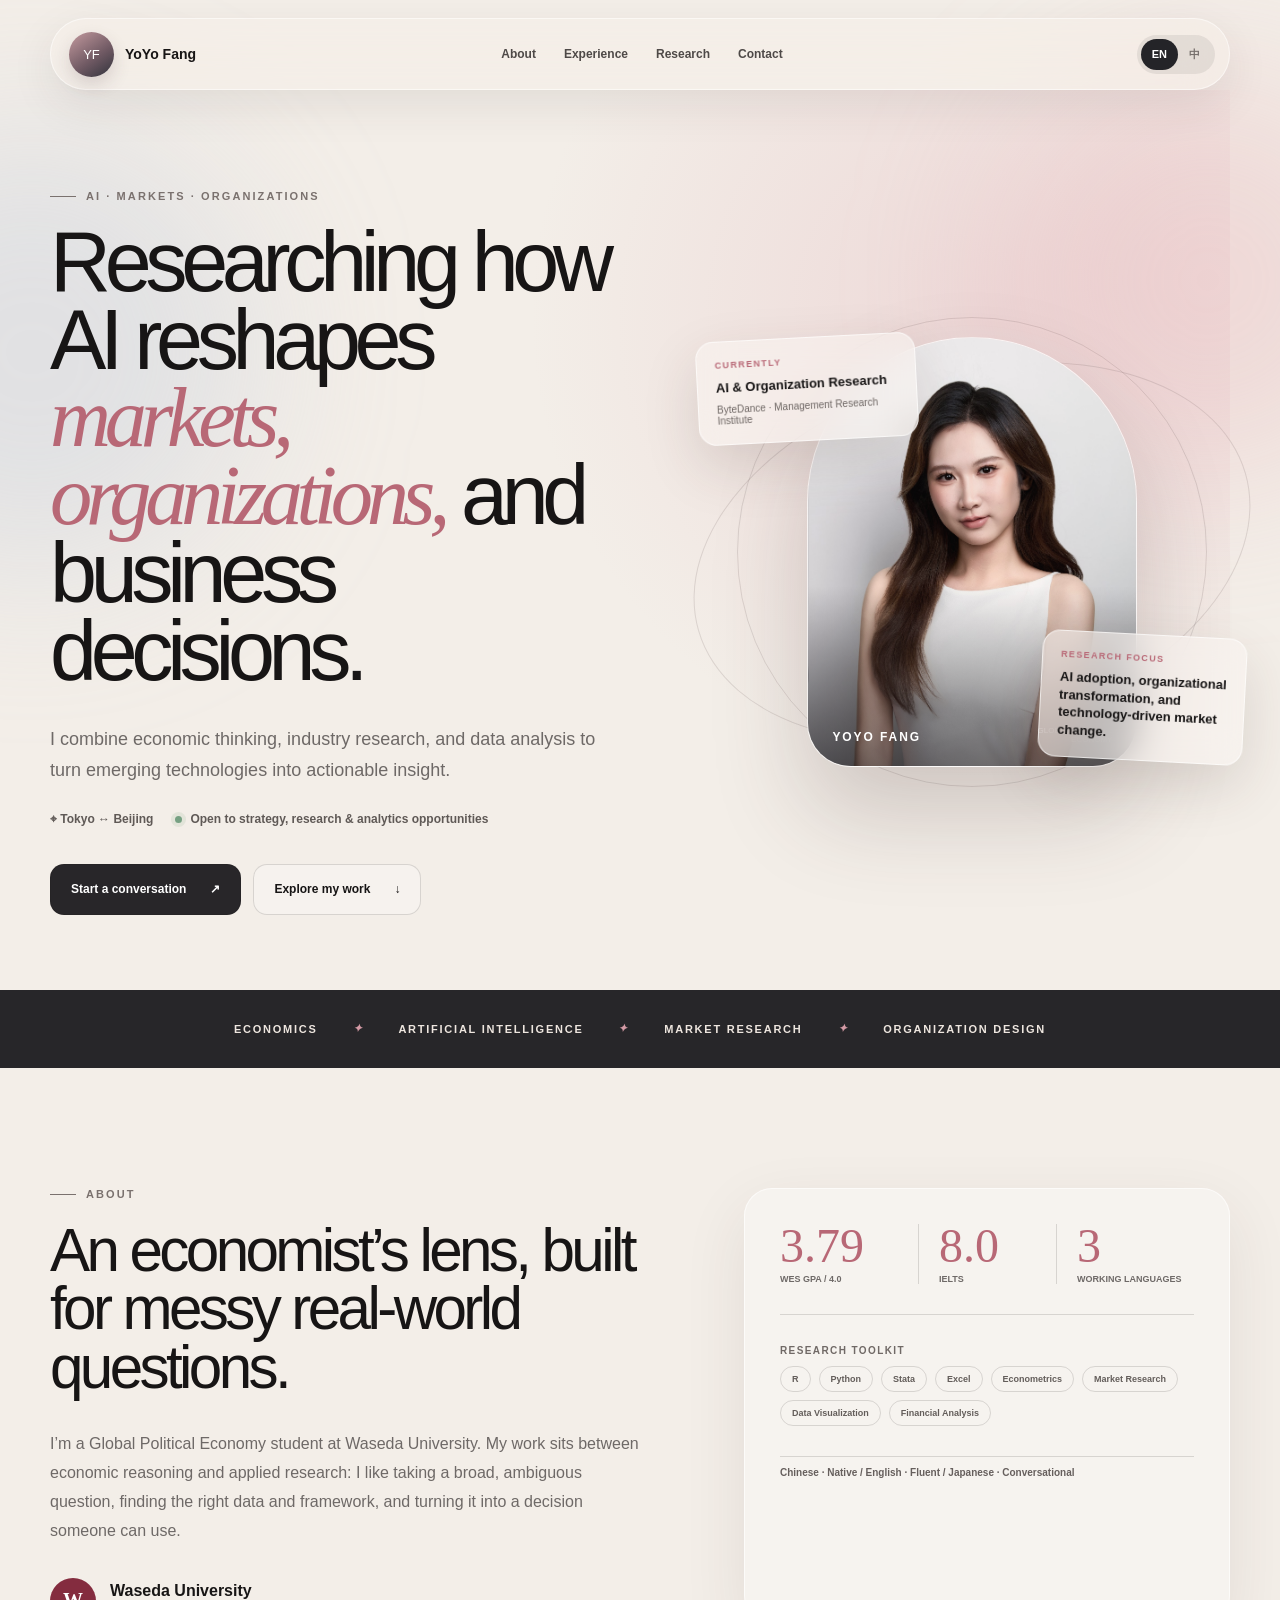
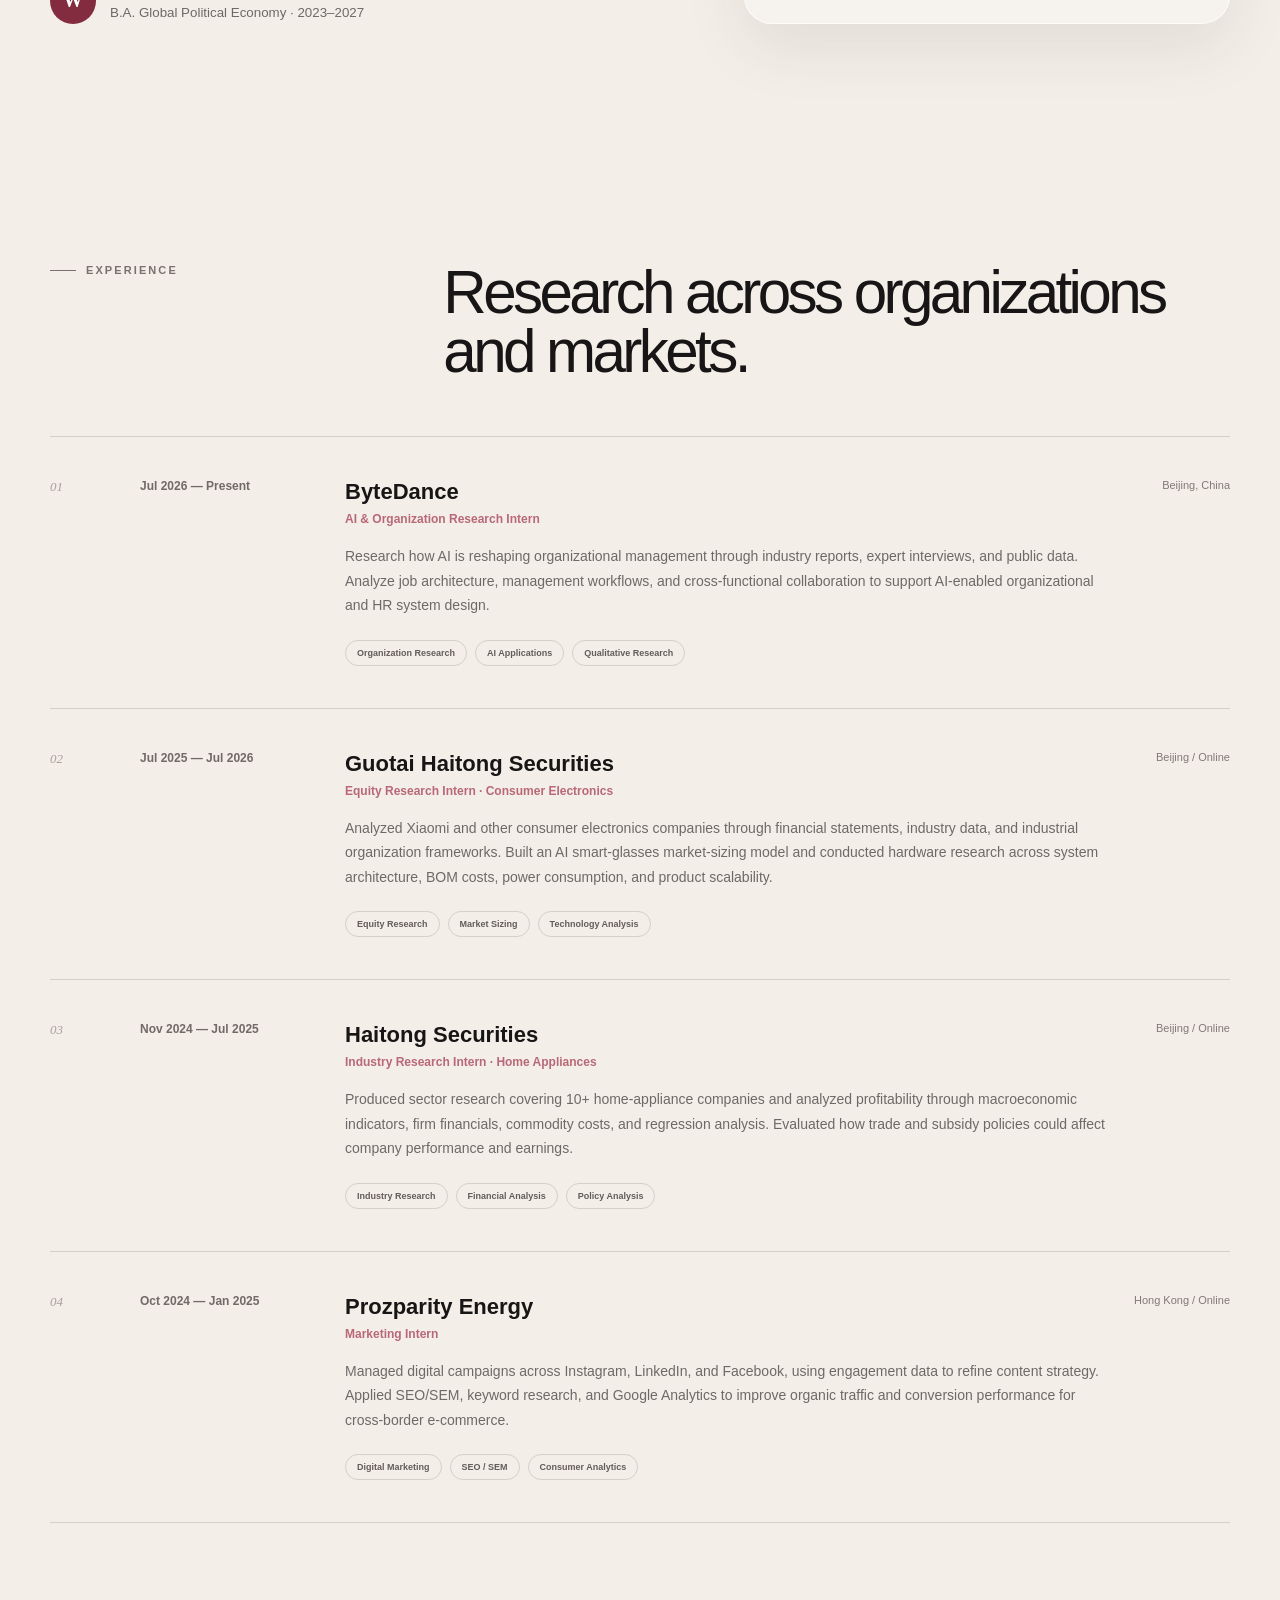
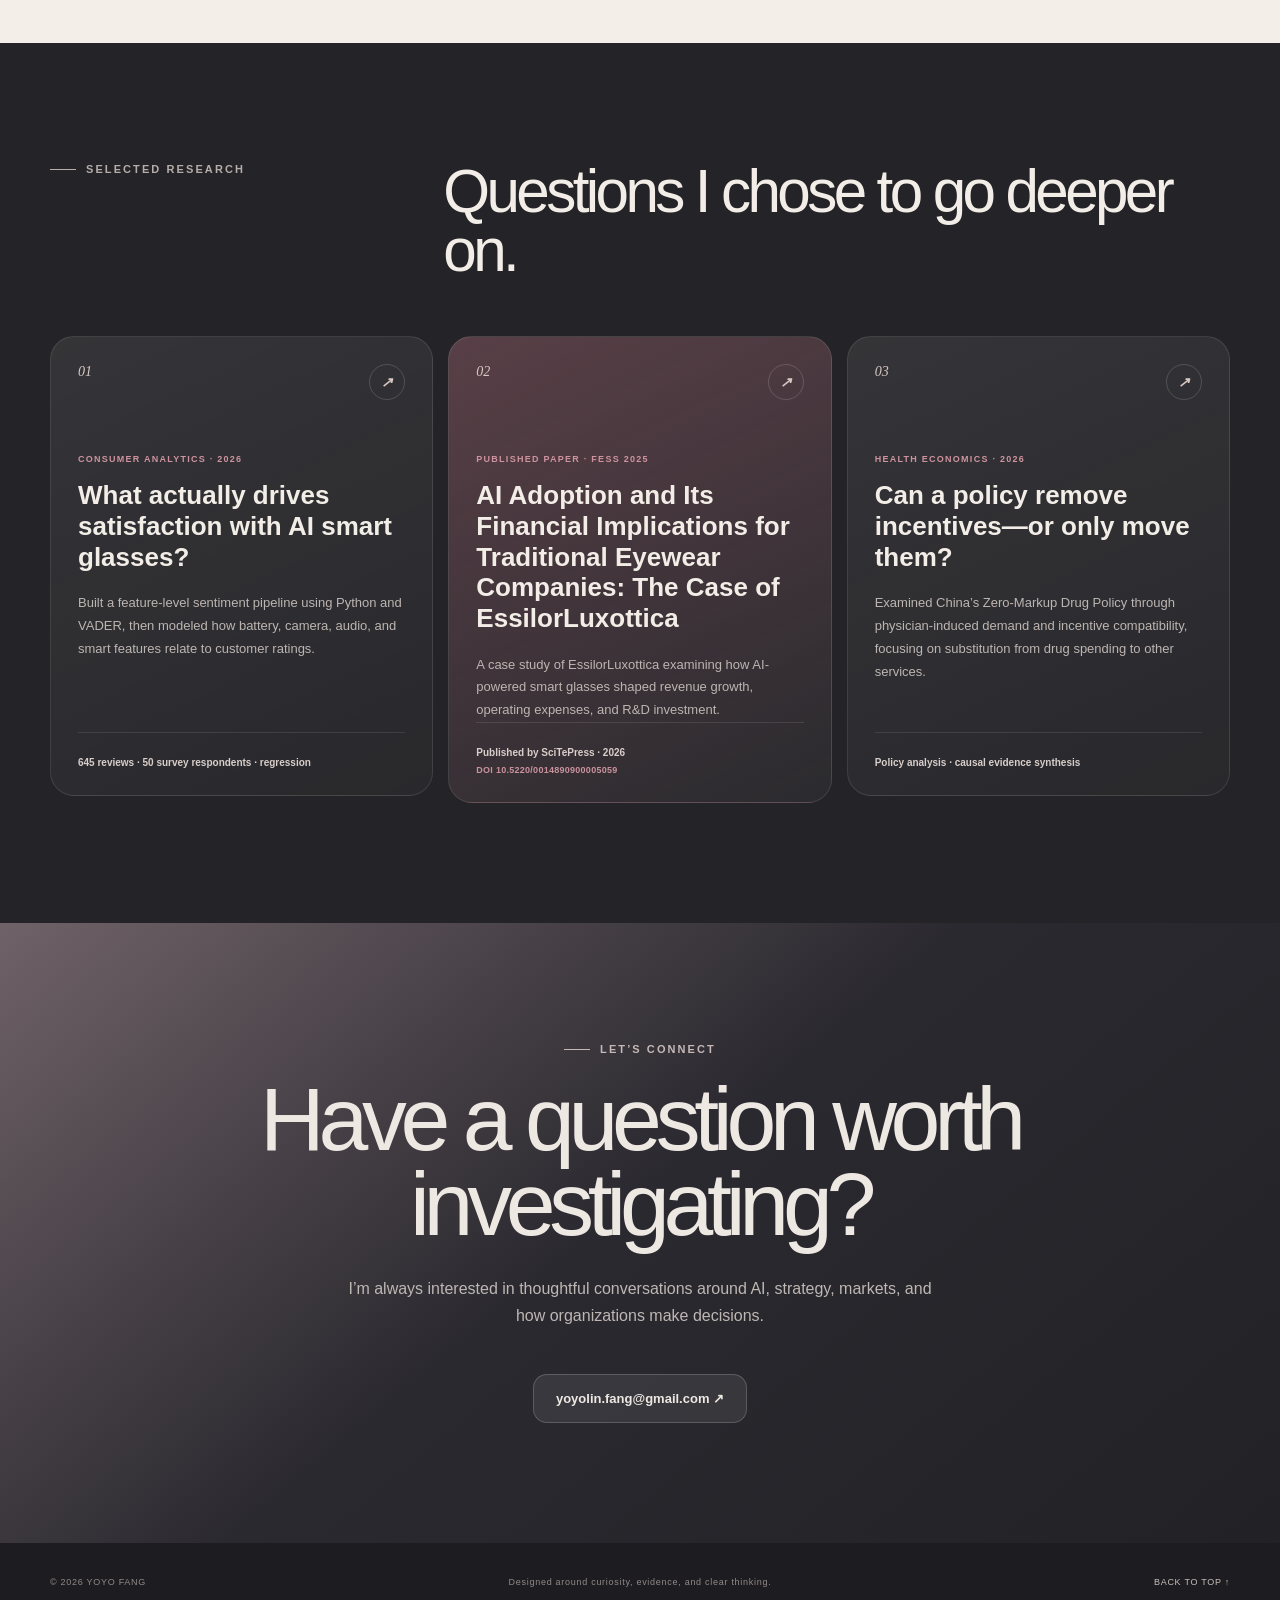
<file: index.html>
<!doctype html>
<html lang="en">
<head>
  <meta charset="utf-8">
  <meta name="viewport" content="width=device-width, initial-scale=1">
  <meta name="description" content="YoYo Fang — research at the intersection of AI, markets, and human decisions.">
  <title>YoYo Fang | AI, Markets & Strategy</title>
  <link rel="stylesheet" href="styles.css">
  <link rel="stylesheet" href="profile.css">
  <link rel="stylesheet" href="paper-card.css">
  <script src="script.js" defer></script>
</head>
<body>
  <div class="ambient a1"></div><div class="ambient a2"></div>
  <header class="nav">
    <a class="brand" href="#top"><span>YF</span><b>YoYo Fang</b></a>
    <nav>
      <a href="#about" data-t="navAbout">About</a>
      <a href="#experience" data-t="navExp">Experience</a>
      <a href="#research" data-t="navResearch">Research</a>
      <a href="#contact" data-t="navContact">Contact</a>
    </nav>
    <div class="language"><button class="active" data-lang="en">EN</button><button data-lang="zh">中</button></div>
  </header>

  <main id="top">
    <section class="hero">
      <div class="hero-copy">
        <p class="eyebrow" data-t="heroEye">AI · MARKETS · ORGANIZATIONS</p>
        <h1 data-t-html="heroTitle">Researching how AI reshapes <em>markets, organizations,</em> and business decisions.</h1>
        <p class="lead" data-t="heroLead">I combine economic thinking, industry research, and data analysis to turn emerging technologies into actionable insight.</p>
        <div class="meta"><span>⌖ Tokyo ↔ Beijing</span><span class="available" data-t="available">Open to strategy, research & analytics opportunities</span></div>
        <div class="actions">
          <a class="btn dark" href="mailto:yoyolin.fang@gmail.com"><span data-t="conversation">Start a conversation</span> ↗</a>
          <a class="btn" href="#experience"><span data-t="explore">Explore my work</span> ↓</a>
        </div>
      </div>
      <div class="visual">
        <div class="orbit o1"></div><div class="orbit o2"></div>
        <div class="portrait"><img src="profile.JPG" alt="Portrait of YoYo Fang"><div class="signature"><b>YOYO FANG</b><small>GLOBAL POLITICAL ECONOMY</small></div></div>
        <article class="float current"><small data-t="currently">Currently</small><b data-t="currentRole">AI & Organization Research</b><span data-t="currentOrg">ByteDance · Management Research Institute</span></article>
        <article class="float focus"><small data-t="focus">Research focus</small><b data-t="focusText">AI adoption, organizational transformation, and technology-driven market change.</b></article>
      </div>
    </section>

    <div class="ticker"><span>ECONOMICS</span><i>✦</i><span>ARTIFICIAL INTELLIGENCE</span><i>✦</i><span>MARKET RESEARCH</span><i>✦</i><span>ORGANIZATION DESIGN</span></div>

    <section class="section about" id="about">
      <div>
        <p class="eyebrow" data-t="aboutEye">ABOUT</p>
        <h2 data-t="aboutTitle">An economist’s lens, built for messy real-world questions.</h2>
        <p class="about-copy" data-t="aboutBody">I’m a Global Political Economy student at Waseda University. My work sits between economic reasoning and applied research: I like taking a broad, ambiguous question, finding the right data and framework, and turning it into a decision someone can use.</p>
        <div class="school"><span>W</span><div><b data-t="school">Waseda University</b><small data-t="degree">B.A. Global Political Economy · 2023–2027</small></div></div>
      </div>
      <div class="panel">
        <div class="stats"><div><b>3.79</b><small>WES GPA / 4.0</small></div><div><b>8.0</b><small>IELTS</small></div><div><b>3</b><small data-t="languagesLabel">Working languages</small></div></div>
        <p class="tool-title" data-t="toolkit">RESEARCH TOOLKIT</p>
        <div class="tags tools"><span>R</span><span>Python</span><span>Stata</span><span>Excel</span><span data-t="econometrics">Econometrics</span><span data-t="marketResearch">Market Research</span><span data-t="visualization">Data Visualization</span><span data-t="financial">Financial Analysis</span></div>
        <p class="languages" data-t="languages">Chinese · Native / English · Fluent / Japanese · Conversational</p>
      </div>
    </section>

    <section class="section" id="experience">
      <header class="section-head"><p class="eyebrow" data-t="expEye">EXPERIENCE</p><h2 data-t="expTitle">Research across organizations and markets.</h2></header>
      <div class="timeline">
        <article class="experience"><span class="num">01</span><span class="date" data-t="date1">Jul 2026 — Present</span><div><header><div><h3 data-t="company1">ByteDance</h3><h4 data-t="role1">AI & Organization Research Intern</h4></div><small data-t="place1">Beijing, China</small></header><p data-t="body1">Research how AI is reshaping organizational management through industry reports, expert interviews, and public data. Analyze job architecture, management workflows, and cross-functional collaboration to support AI-enabled organizational and HR system design.</p><div class="tags"><span data-t="tag11">Organization Research</span><span data-t="tag12">AI Applications</span><span data-t="tag13">Qualitative Research</span></div></div></article>
        <article class="experience"><span class="num">02</span><span class="date" data-t="date2">Jul 2025 — Jul 2026</span><div><header><div><h3 data-t="company2">Guotai Haitong Securities</h3><h4 data-t="role2">Equity Research Intern · Consumer Electronics</h4></div><small data-t="place2">Beijing / Online</small></header><p data-t="body2">Analyzed Xiaomi and other consumer electronics companies through financial statements, industry data, and industrial organization frameworks. Built an AI smart-glasses market-sizing model and conducted hardware research across system architecture, BOM costs, power consumption, and product scalability.</p><div class="tags"><span data-t="tag21">Equity Research</span><span data-t="tag22">Market Sizing</span><span data-t="tag23">Technology Analysis</span></div></div></article>
        <article class="experience"><span class="num">03</span><span class="date" data-t="date3">Nov 2024 — Jul 2025</span><div><header><div><h3 data-t="company3">Haitong Securities</h3><h4 data-t="role3">Industry Research Intern · Home Appliances</h4></div><small data-t="place3">Beijing / Online</small></header><p data-t="body3">Produced sector research covering 10+ home-appliance companies and analyzed profitability through macroeconomic indicators, firm financials, commodity costs, and regression analysis. Evaluated how trade and subsidy policies could affect company performance and earnings.</p><div class="tags"><span data-t="tag31">Industry Research</span><span data-t="tag32">Financial Analysis</span><span data-t="tag33">Policy Analysis</span></div></div></article>
        <article class="experience"><span class="num">04</span><span class="date" data-t="date4">Oct 2024 — Jan 2025</span><div><header><div><h3 data-t="company4">Prozparity Energy</h3><h4 data-t="role4">Marketing Intern</h4></div><small data-t="place4">Hong Kong / Online</small></header><p data-t="body4">Managed digital campaigns across Instagram, LinkedIn, and Facebook, using engagement data to refine content strategy. Applied SEO/SEM, keyword research, and Google Analytics to improve organic traffic and conversion performance for cross-border e-commerce.</p><div class="tags"><span data-t="tag41">Digital Marketing</span><span data-t="tag42">SEO / SEM</span><span data-t="tag43">Consumer Analytics</span></div></div></article>
      </div>
    </section>

    <section class="research" id="research">
      <div class="section inner">
        <header class="section-head light"><p class="eyebrow" data-t="researchEye">SELECTED RESEARCH</p><h2 data-t="researchTitle">Questions I chose to go deeper on.</h2></header>
        <div class="projects">
          <article><a class="project-link" href="smart-glasses.html" aria-label="Read the AI smart glasses sentiment analysis case study"></a><div class="project-no">01 <b>↗</b></div><small data-t="p1label">Consumer Analytics · 2026</small><h3 data-t="p1title">What actually drives satisfaction with AI smart glasses?</h3><p data-t="p1body">Built a feature-level sentiment pipeline using Python and VADER, then modeled how battery, camera, audio, and smart features relate to customer ratings.</p><footer data-t="p1foot">645 reviews · 50 survey respondents · regression</footer></article>
          <article class="featured-paper">
            <span class="paper-glow" aria-hidden="true"></span>
            <a class="project-link" href="ai-adoption.html" aria-label="Explore the AI adoption financial case study"></a>
            <div class="project-no">02 <b>↗</b></div>
            <small data-t="p2label">Published Paper · FESS 2025</small>
            <h3 data-t="p2title">AI Adoption and Its Financial Implications for Traditional Eyewear Companies: The Case of EssilorLuxottica</h3>
            <p data-t="p2body">A case study of EssilorLuxottica examining how AI-powered smart glasses shaped revenue growth, operating expenses, and R&amp;D investment.</p>
            <div class="publication-details">
              <span data-t="p2pub">Publication details</span>
              <dl>
                <div><dt data-t="p2authorLabel">Author</dt><dd>Yilin Fang</dd></div>
                <div><dt data-t="p2pagesLabel">Proceedings</dt><dd data-t="p2pages">FESS · Vol. 1 · pp. 407–412</dd></div>
                <div><dt>ISBN</dt><dd>978-989-758-844-0</dd></div>
              </dl>
            </div>
            <footer><span data-t="p2foot">Published by SciTePress · 2026</span><span class="doi">DOI 10.5220/0014890900005059</span></footer>
          </article>
          <article><div class="project-no">03 <b>↗</b></div><small data-t="p3label">Health Economics · 2026</small><h3 data-t="p3title">Can a policy remove incentives—or only move them?</h3><p data-t="p3body">Examined China’s Zero-Markup Drug Policy through physician-induced demand and incentive compatibility, focusing on substitution from drug spending to other services.</p><footer data-t="p3foot">Policy analysis · causal evidence synthesis</footer></article>
        </div>
      </div>
    </section>

    <section class="contact" id="contact">
      <p class="eyebrow" data-t="contactEye">LET’S CONNECT</p><h2 data-t="contactTitle">Have a question worth investigating?</h2><p data-t="contactBody">I’m always interested in thoughtful conversations around AI, strategy, markets, and how organizations make decisions.</p><a href="mailto:yoyolin.fang@gmail.com">yoyolin.fang@gmail.com ↗</a>
    </section>
  </main>
  <footer class="site-footer"><span>© 2026 YOYO FANG</span><span data-t="footer">Designed around curiosity, evidence, and clear thinking.</span><a href="#top">BACK TO TOP ↑</a></footer>
</body>
</html>
</file>
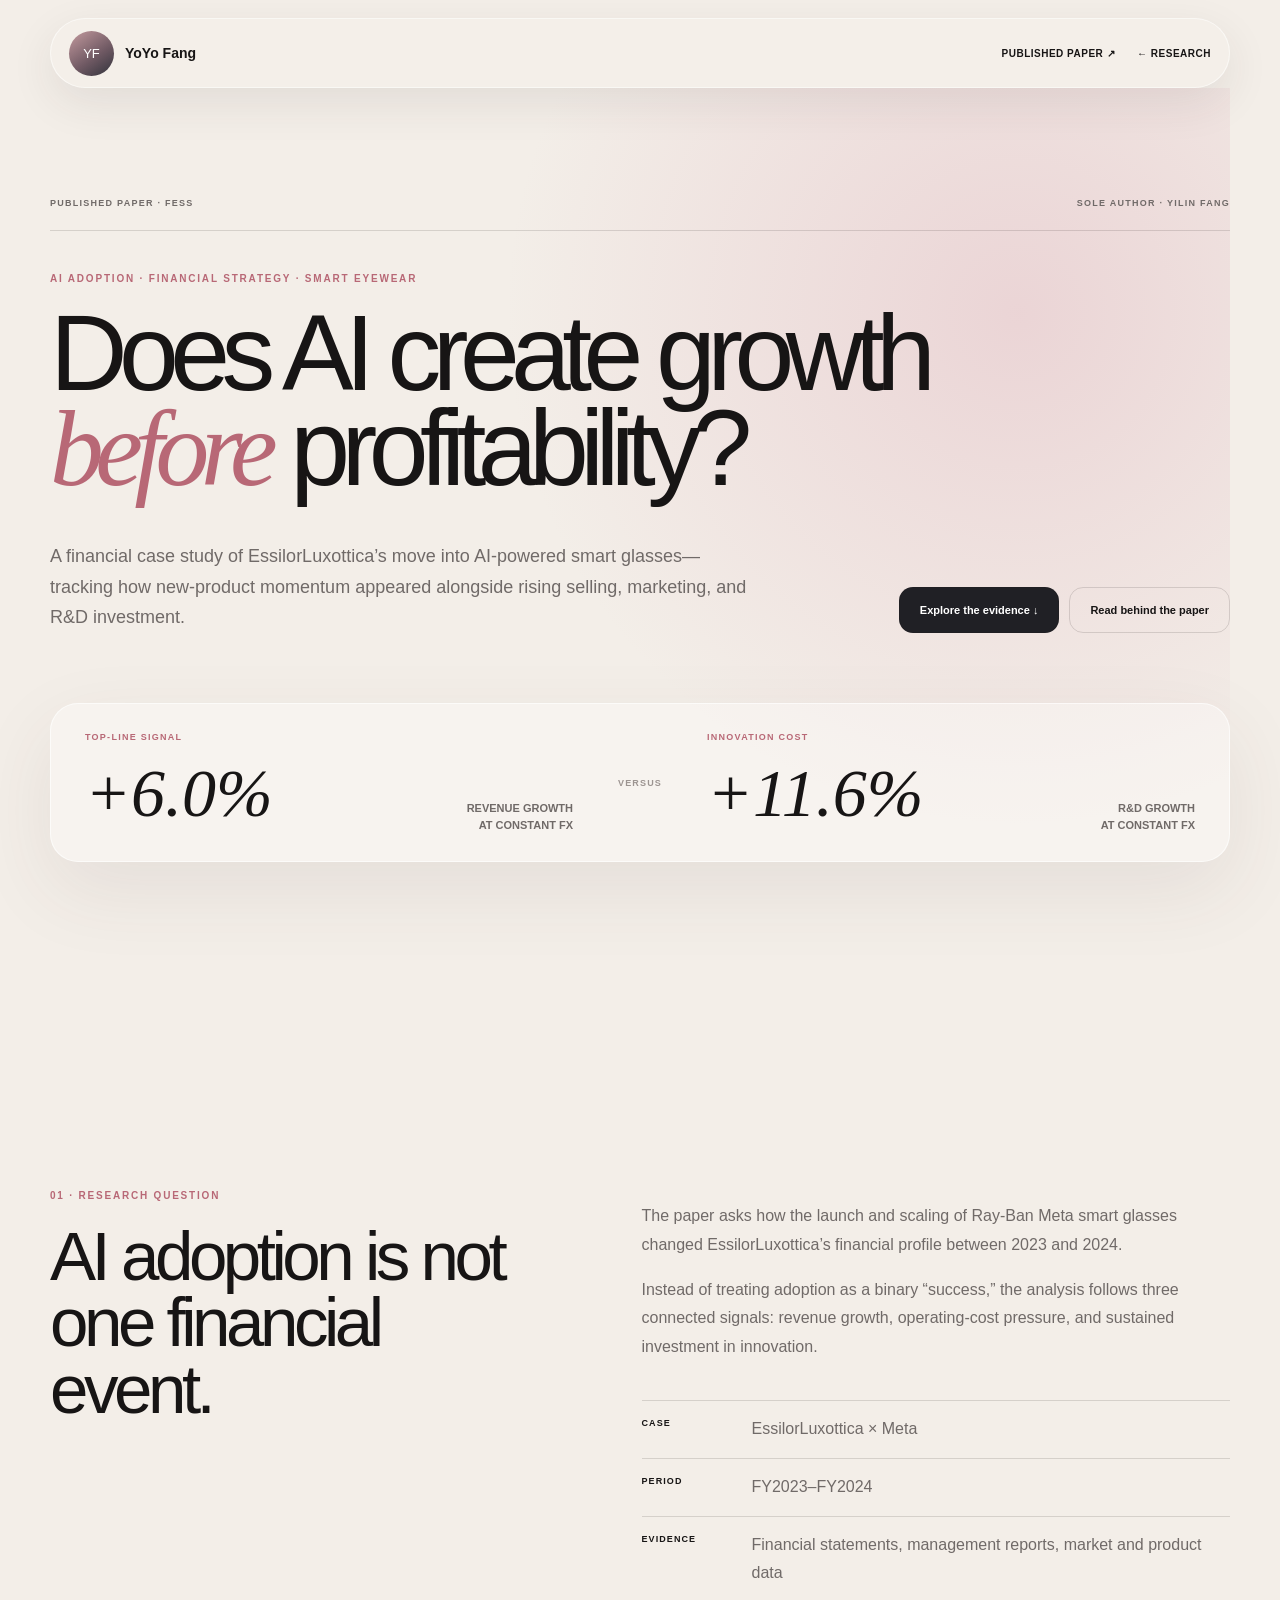
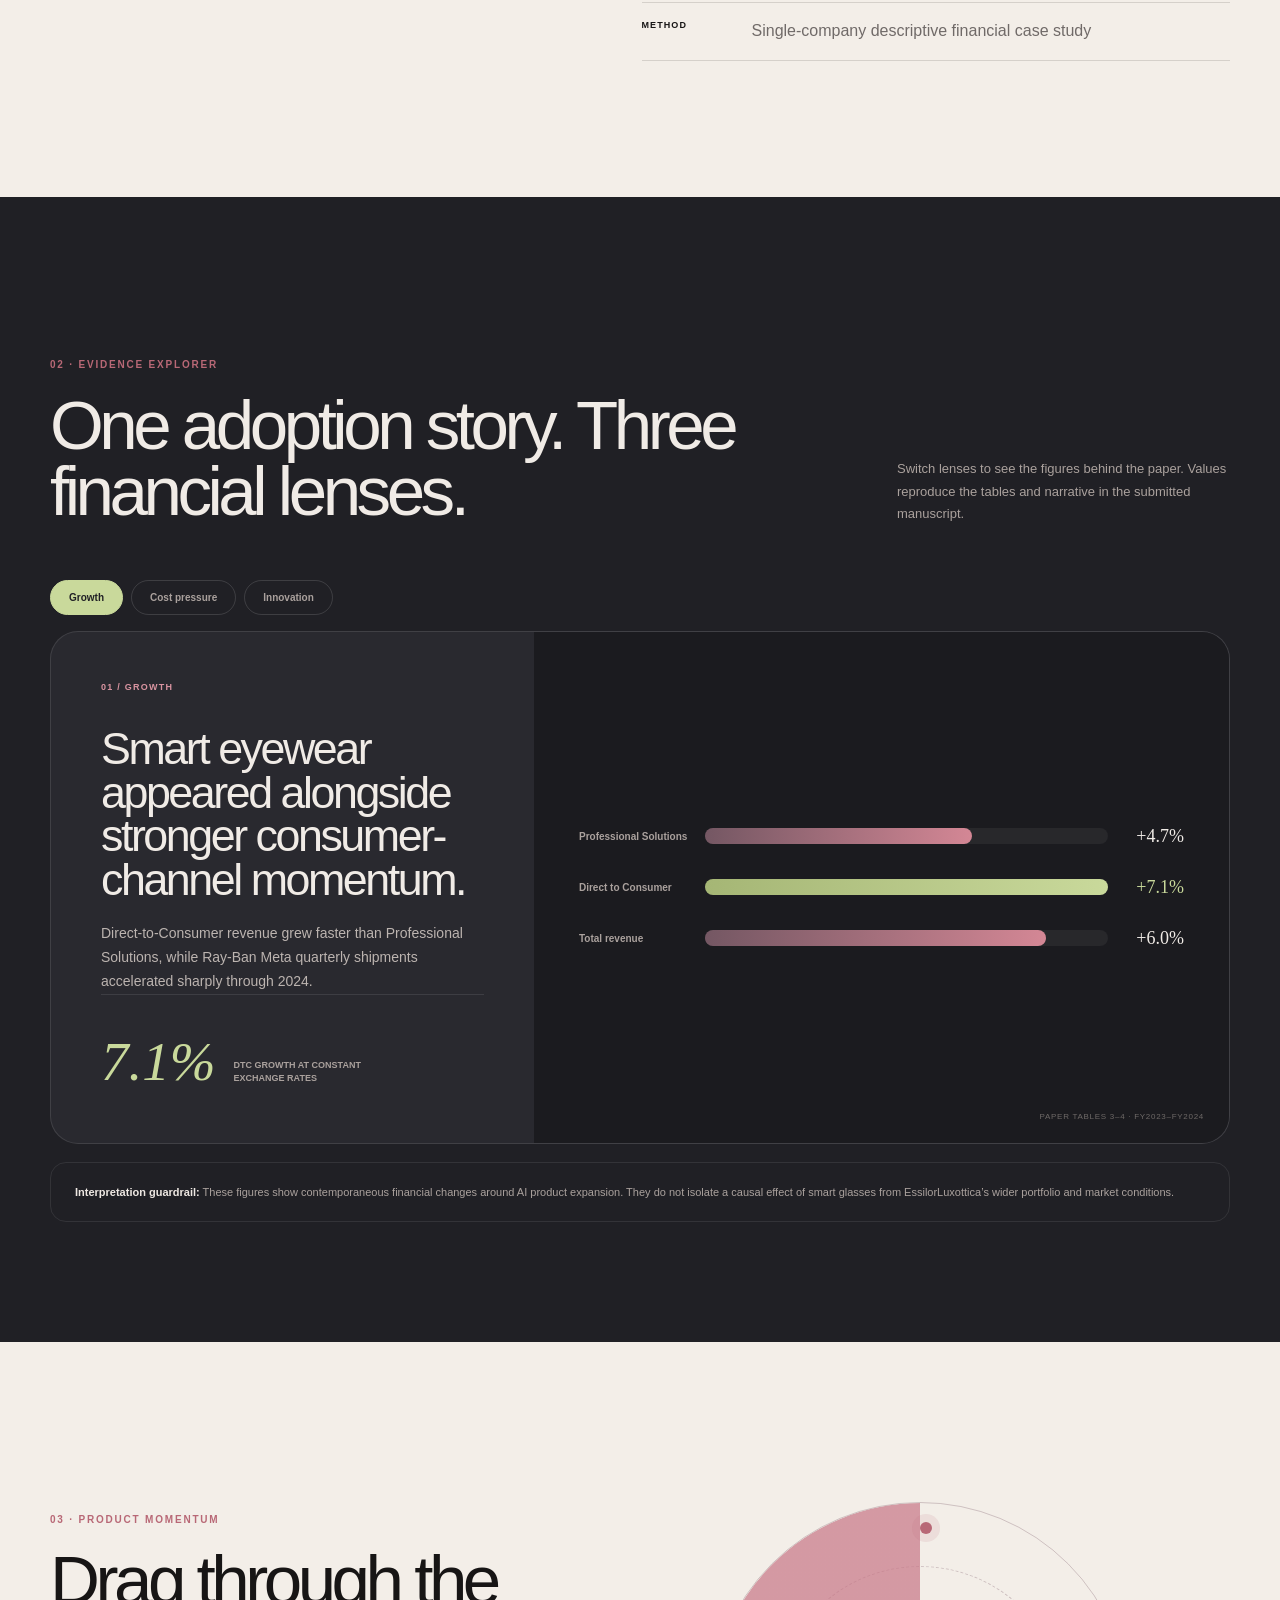
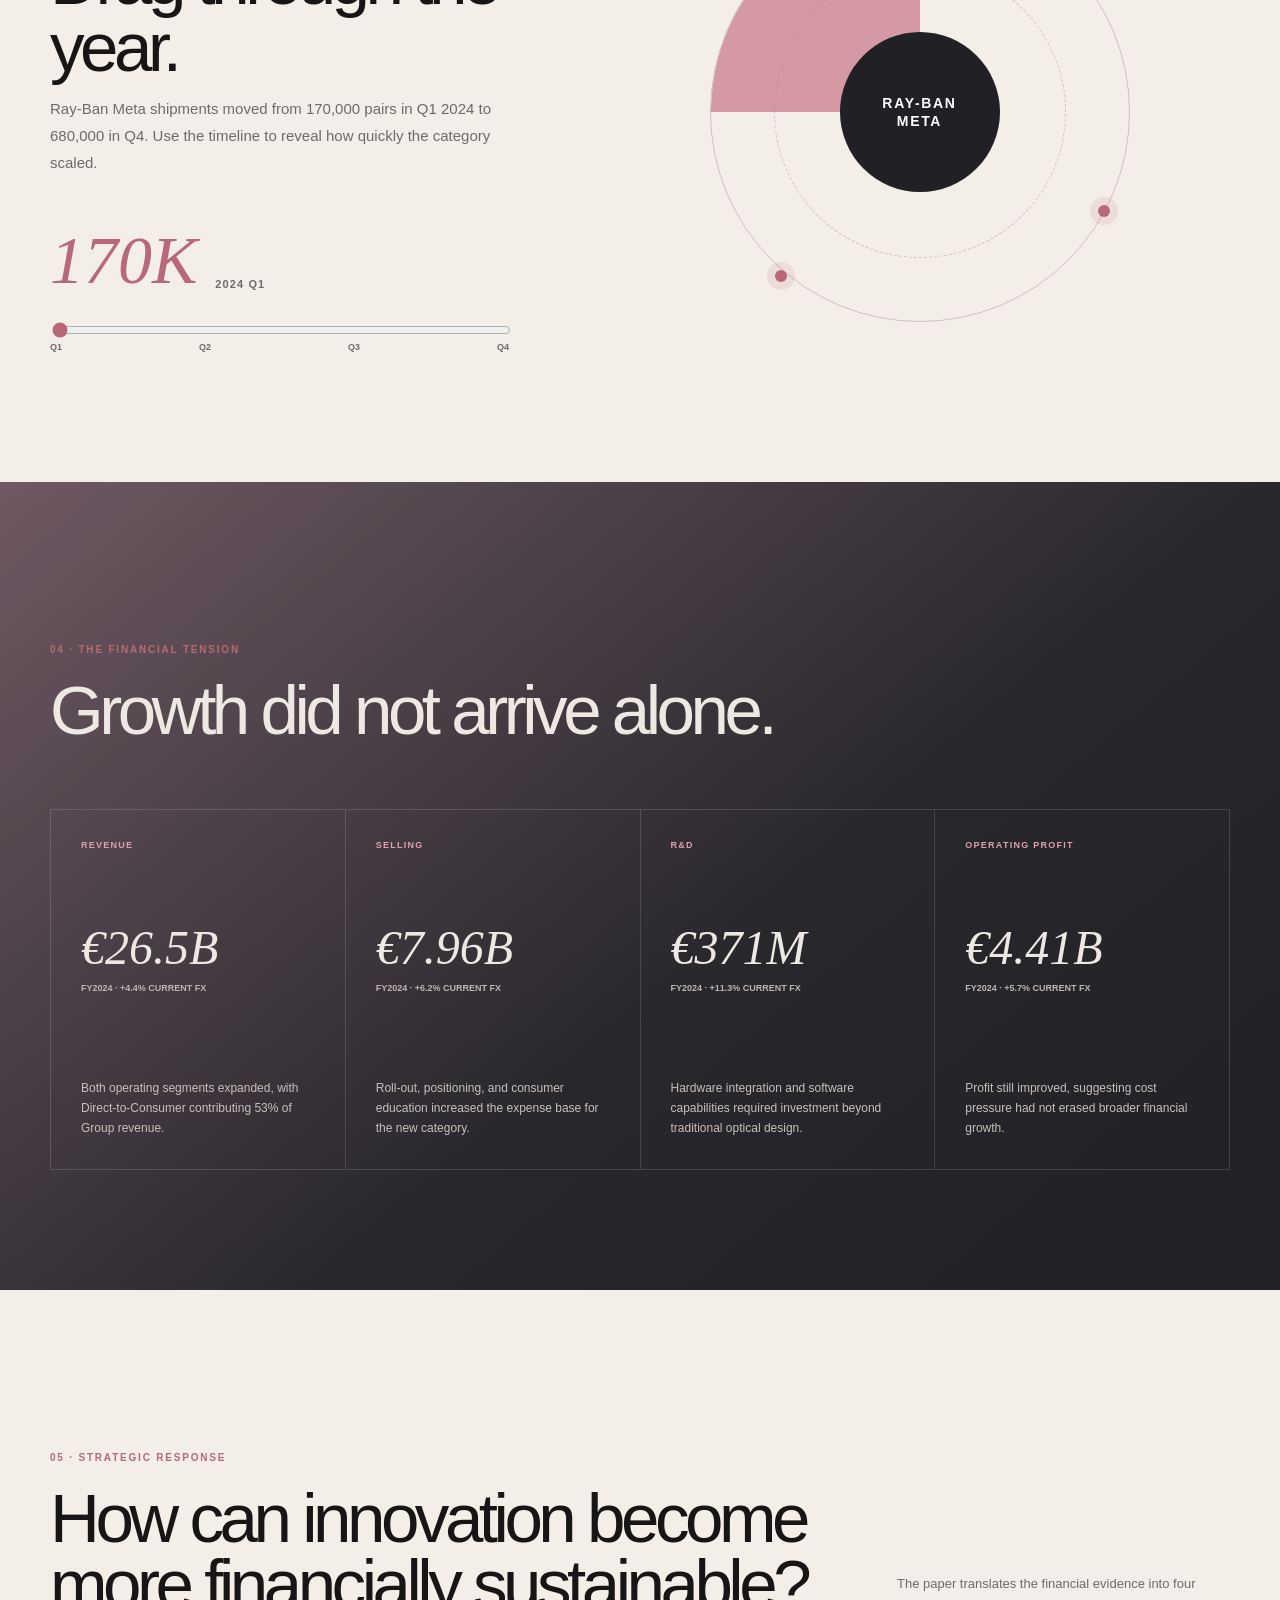
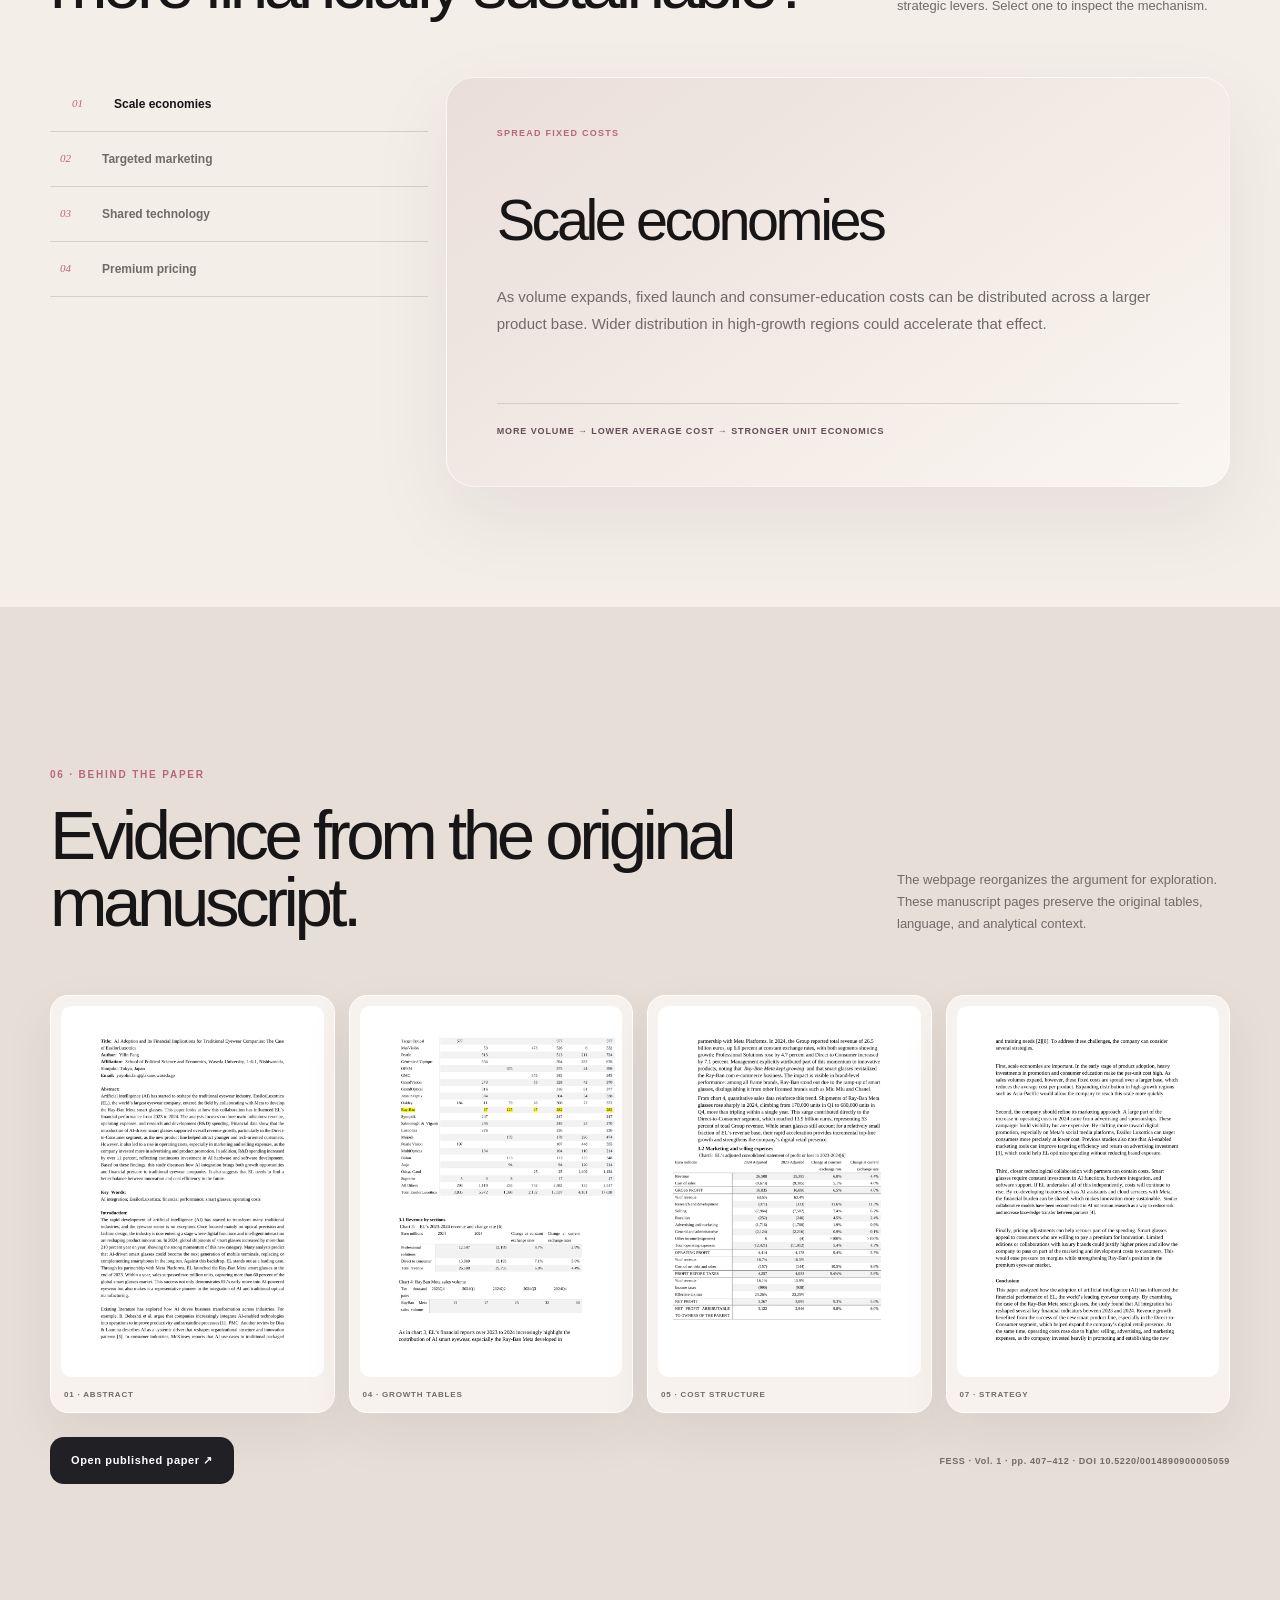
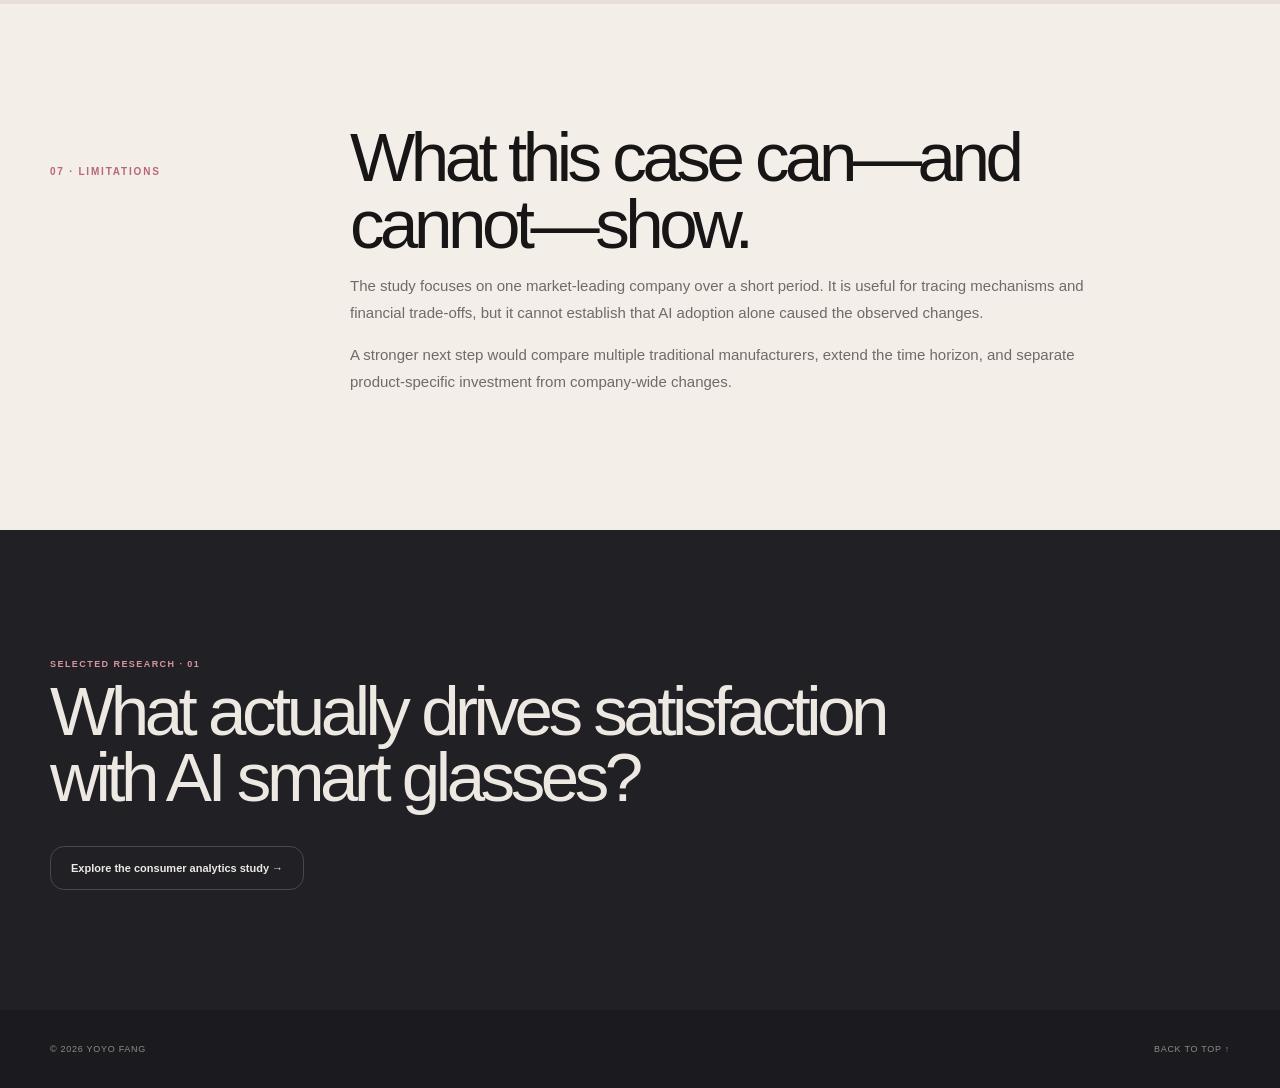
<file: ai-adoption.html>
<!doctype html>
<html lang="en">
<head>
  <meta charset="utf-8">
  <meta name="viewport" content="width=device-width, initial-scale=1">
  <meta name="description" content="Yilin Fang's published case study on AI adoption and the financial implications of smart eyewear for EssilorLuxottica.">
  <title>AI Adoption & Financial Implications | YoYo Fang</title>
  <link rel="stylesheet" href="ai-adoption.css">
</head>
<body id="top">
  <div class="read-progress" aria-hidden="true"><span></span></div>
  <header class="paper-nav">
    <a class="paper-brand" href="index.html"><span>YF</span><b>YoYo Fang</b></a>
    <div>
      <a href="https://doi.org/10.5220/0014890900005059" target="_blank" rel="noreferrer">Published paper ↗</a>
      <a href="index.html#research">← Research</a>
    </div>
  </header>

  <main>
    <section class="paper-hero">
      <div class="hero-meta">
        <span>PUBLISHED PAPER · FESS</span>
        <span>SOLE AUTHOR · YILIN FANG</span>
      </div>
      <p class="eyebrow">AI ADOPTION · FINANCIAL STRATEGY · SMART EYEWEAR</p>
      <h1>Does AI create growth <em>before</em> profitability?</h1>
      <div class="hero-bottom">
        <p>A financial case study of EssilorLuxottica’s move into AI-powered smart glasses—tracking how new-product momentum appeared alongside rising selling, marketing, and R&amp;D investment.</p>
        <div class="hero-actions">
          <a class="primary" href="#evidence">Explore the evidence ↓</a>
          <a href="#paper">Read behind the paper</a>
        </div>
      </div>
      <div class="hero-signal" aria-label="The paper's central tension">
        <div><small>TOP-LINE SIGNAL</small><b>+6.0%</b><span>revenue growth<br>at constant FX</span></div>
        <i>VERSUS</i>
        <div><small>INNOVATION COST</small><b>+11.6%</b><span>R&amp;D growth<br>at constant FX</span></div>
      </div>
    </section>

    <section class="question section">
      <div>
        <p class="eyebrow">01 · RESEARCH QUESTION</p>
        <h2>AI adoption is not one financial event.</h2>
      </div>
      <div class="question-copy">
        <p>The paper asks how the launch and scaling of Ray-Ban Meta smart glasses changed EssilorLuxottica’s financial profile between 2023 and 2024.</p>
        <p>Instead of treating adoption as a binary “success,” the analysis follows three connected signals: revenue growth, operating-cost pressure, and sustained investment in innovation.</p>
        <dl>
          <div><dt>Case</dt><dd>EssilorLuxottica × Meta</dd></div>
          <div><dt>Period</dt><dd>FY2023–FY2024</dd></div>
          <div><dt>Evidence</dt><dd>Financial statements, management reports, market and product data</dd></div>
          <div><dt>Method</dt><dd>Single-company descriptive financial case study</dd></div>
        </dl>
      </div>
    </section>

    <section class="evidence-section" id="evidence">
      <div class="section">
        <div class="evidence-head">
          <div>
            <p class="eyebrow">02 · EVIDENCE EXPLORER</p>
            <h2>One adoption story. Three financial lenses.</h2>
          </div>
          <p>Switch lenses to see the figures behind the paper. Values reproduce the tables and narrative in the submitted manuscript.</p>
        </div>
        <div class="lens-tabs" role="tablist" aria-label="Choose a financial lens">
          <button role="tab" data-lens="growth" aria-selected="true">Growth</button>
          <button role="tab" data-lens="cost">Cost pressure</button>
          <button role="tab" data-lens="innovation">Innovation</button>
        </div>
        <div class="lens-stage" aria-live="polite">
          <div class="lens-copy">
            <span id="lens-number">01 / GROWTH</span>
            <h3 id="lens-title">Smart eyewear appeared alongside stronger consumer-channel momentum.</h3>
            <p id="lens-text">Direct-to-Consumer revenue grew faster than Professional Solutions, while Ray-Ban Meta quarterly shipments accelerated sharply through 2024.</p>
            <div class="lens-stat">
              <strong id="lens-value">7.1%</strong>
              <span id="lens-label">DTC growth at constant exchange rates</span>
            </div>
          </div>
          <div class="lens-viz" id="lens-viz"></div>
        </div>
        <p class="caveat"><b>Interpretation guardrail:</b> These figures show contemporaneous financial changes around AI product expansion. They do not isolate a causal effect of smart glasses from EssilorLuxottica’s wider portfolio and market conditions.</p>
      </div>
    </section>

    <section class="section sales-lab">
      <div class="sales-copy">
        <p class="eyebrow">03 · PRODUCT MOMENTUM</p>
        <h2>Drag through the year.</h2>
        <p>Ray-Ban Meta shipments moved from 170,000 pairs in Q1 2024 to 680,000 in Q4. Use the timeline to reveal how quickly the category scaled.</p>
        <div class="quarter-readout"><strong id="quarter-value">170K</strong><span id="quarter-name">2024 Q1</span></div>
        <input id="quarter-slider" type="range" min="0" max="3" value="0" step="1" aria-label="Select a 2024 quarter">
        <div class="quarter-labels"><span>Q1</span><span>Q2</span><span>Q3</span><span>Q4</span></div>
      </div>
      <div class="sales-orbit" aria-hidden="true">
        <div class="sales-ring"><span id="sales-fill"></span></div>
        <div class="glasses-word">RAY-BAN<br>META</div>
        <i class="pulse p1"></i><i class="pulse p2"></i><i class="pulse p3"></i>
      </div>
    </section>

    <section class="tension-section">
      <div class="section">
        <p class="eyebrow">04 · THE FINANCIAL TENSION</p>
        <h2>Growth did not arrive alone.</h2>
        <div class="tension-grid">
          <article>
            <span>REVENUE</span><b>€26.5B</b><small>FY2024 · +4.4% current FX</small>
            <p>Both operating segments expanded, with Direct-to-Consumer contributing 53% of Group revenue.</p>
          </article>
          <article>
            <span>SELLING</span><b>€7.96B</b><small>FY2024 · +6.2% current FX</small>
            <p>Roll-out, positioning, and consumer education increased the expense base for the new category.</p>
          </article>
          <article>
            <span>R&amp;D</span><b>€371M</b><small>FY2024 · +11.3% current FX</small>
            <p>Hardware integration and software capabilities required investment beyond traditional optical design.</p>
          </article>
          <article>
            <span>OPERATING PROFIT</span><b>€4.41B</b><small>FY2024 · +5.7% current FX</small>
            <p>Profit still improved, suggesting cost pressure had not erased broader financial growth.</p>
          </article>
        </div>
      </div>
    </section>

    <section class="section strategy">
      <div class="strategy-head">
        <div>
          <p class="eyebrow">05 · STRATEGIC RESPONSE</p>
          <h2>How can innovation become more financially sustainable?</h2>
        </div>
        <p>The paper translates the financial evidence into four strategic levers. Select one to inspect the mechanism.</p>
      </div>
      <div class="strategy-picker">
        <div class="strategy-buttons" role="tablist" aria-label="Strategic responses">
          <button data-strategy="scale" aria-selected="true"><span>01</span>Scale economies</button>
          <button data-strategy="marketing"><span>02</span>Targeted marketing</button>
          <button data-strategy="partnership"><span>03</span>Shared technology</button>
          <button data-strategy="pricing"><span>04</span>Premium pricing</button>
        </div>
        <article class="strategy-card" aria-live="polite">
          <span id="strategy-kicker">SPREAD FIXED COSTS</span>
          <h3 id="strategy-title">Scale economies</h3>
          <p id="strategy-copy">As volume expands, fixed launch and consumer-education costs can be distributed across a larger product base. Wider distribution in high-growth regions could accelerate that effect.</p>
          <div id="strategy-path">MORE VOLUME → LOWER AVERAGE COST → STRONGER UNIT ECONOMICS</div>
        </article>
      </div>
    </section>

    <section class="paper-proof" id="paper">
      <div class="section">
        <div class="proof-head">
          <div>
            <p class="eyebrow">06 · BEHIND THE PAPER</p>
            <h2>Evidence from the original manuscript.</h2>
          </div>
          <p>The webpage reorganizes the argument for exploration. These manuscript pages preserve the original tables, language, and analytical context.</p>
        </div>
        <div class="paper-gallery">
          <button data-page="assets/ai-paper-page-1.webp" data-caption="Abstract and research framing">
            <img src="assets/ai-paper-page-1.webp" alt="First page of the AI adoption paper"><span>01 · ABSTRACT</span>
          </button>
          <button data-page="assets/ai-paper-page-4.webp" data-caption="Revenue and Ray-Ban Meta shipment tables">
            <img src="assets/ai-paper-page-4.webp" alt="Paper page with revenue and sales-volume tables"><span>04 · GROWTH TABLES</span>
          </button>
          <button data-page="assets/ai-paper-page-5.webp" data-caption="Operating expense and profit table">
            <img src="assets/ai-paper-page-5.webp" alt="Paper page with operating cost table"><span>05 · COST STRUCTURE</span>
          </button>
          <button data-page="assets/ai-paper-page-7.webp" data-caption="Recommendations and conclusion">
            <img src="assets/ai-paper-page-7.webp" alt="Paper page with strategic recommendations"><span>07 · STRATEGY</span>
          </button>
        </div>
        <div class="paper-actions">
          <a class="primary" href="https://doi.org/10.5220/0014890900005059" target="_blank" rel="noreferrer">Open published paper ↗</a>
          <span>FESS · Vol. 1 · pp. 407–412 · DOI 10.5220/0014890900005059</span>
        </div>
      </div>
    </section>

    <section class="section limitations">
      <p class="eyebrow">07 · LIMITATIONS</p>
      <div>
        <h2>What this case can—and cannot—show.</h2>
        <p>The study focuses on one market-leading company over a short period. It is useful for tracing mechanisms and financial trade-offs, but it cannot establish that AI adoption alone caused the observed changes.</p>
        <p>A stronger next step would compare multiple traditional manufacturers, extend the time horizon, and separate product-specific investment from company-wide changes.</p>
      </div>
    </section>

    <section class="next-case">
      <p>SELECTED RESEARCH · 01</p>
      <h2>What actually drives satisfaction with AI smart glasses?</h2>
      <a href="smart-glasses.html">Explore the consumer analytics study →</a>
    </section>
  </main>

  <dialog id="page-dialog">
    <button class="dialog-close" aria-label="Close manuscript page">×</button>
    <img id="dialog-image" alt="">
    <p id="dialog-caption"></p>
  </dialog>

  <footer><span>© 2026 YOYO FANG</span><a href="#top">BACK TO TOP ↑</a></footer>
  <script src="ai-adoption.js"></script>
</body>
</html>
</file>
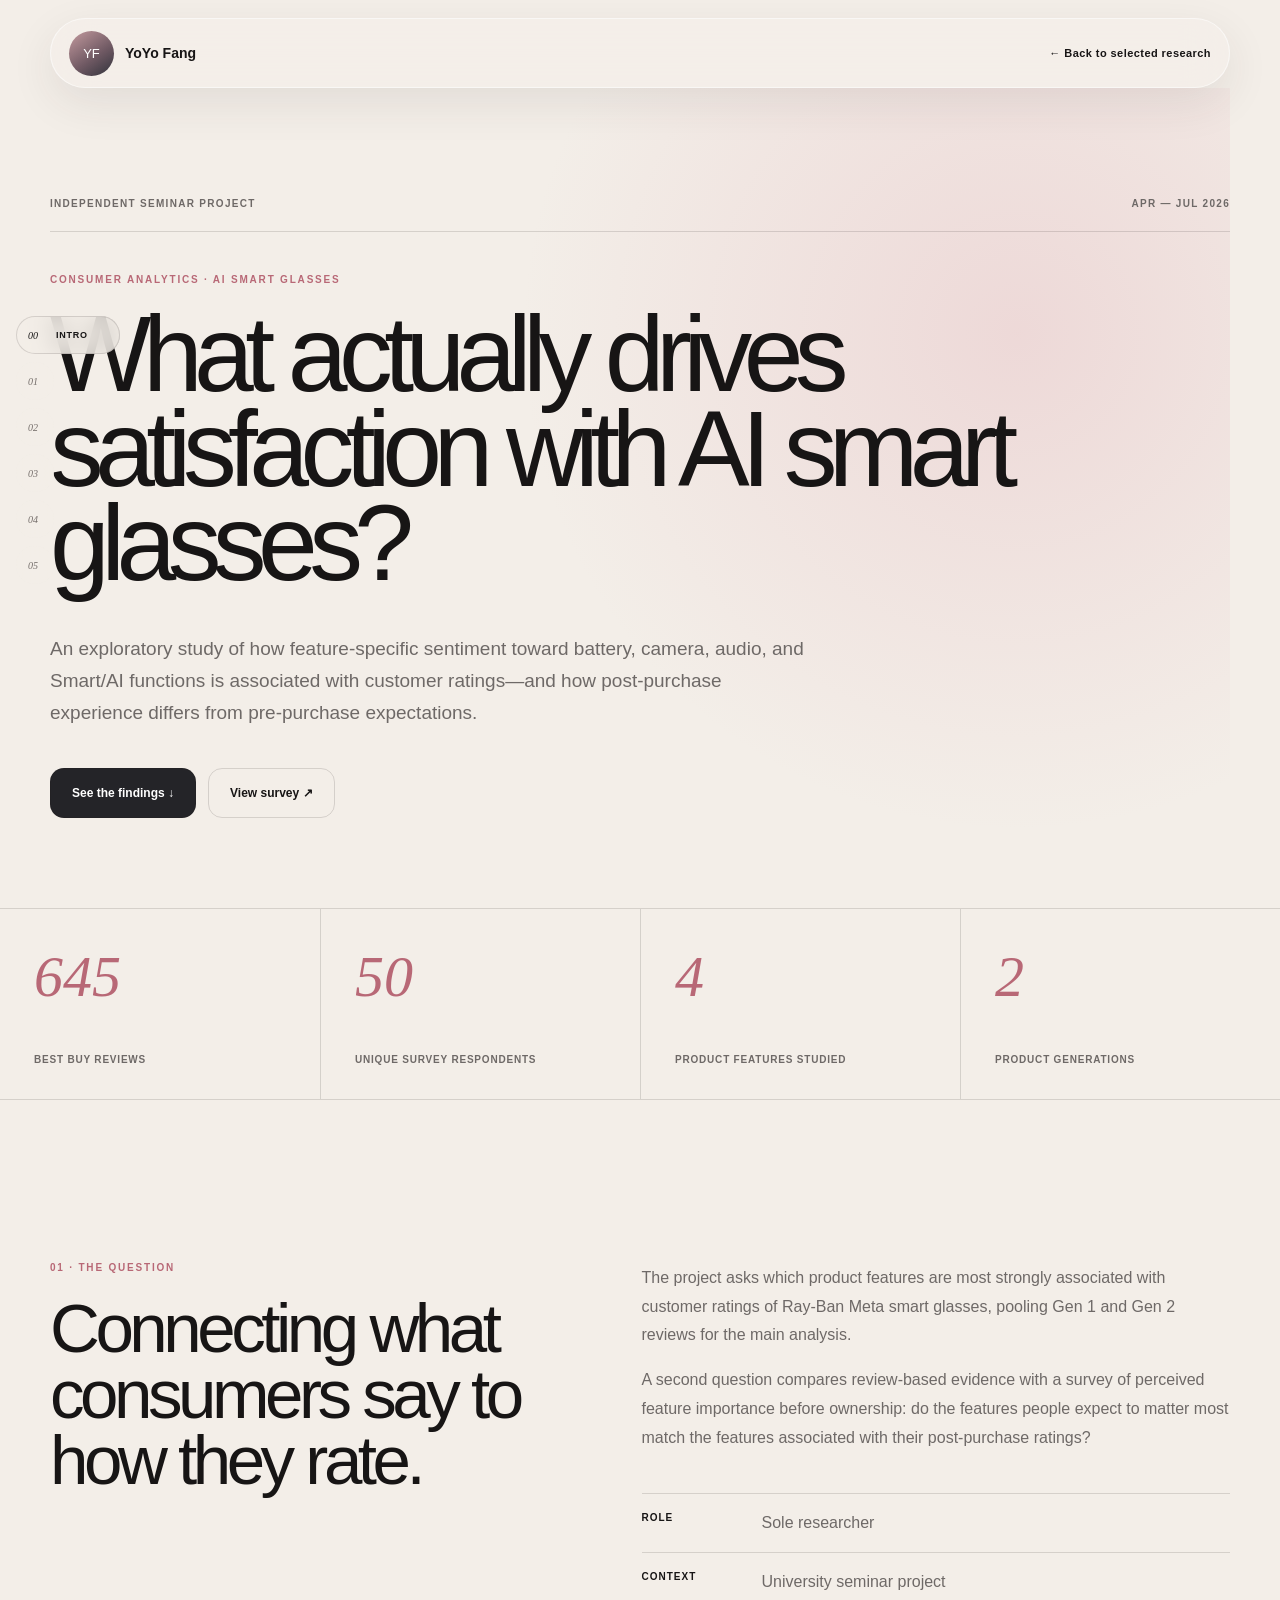
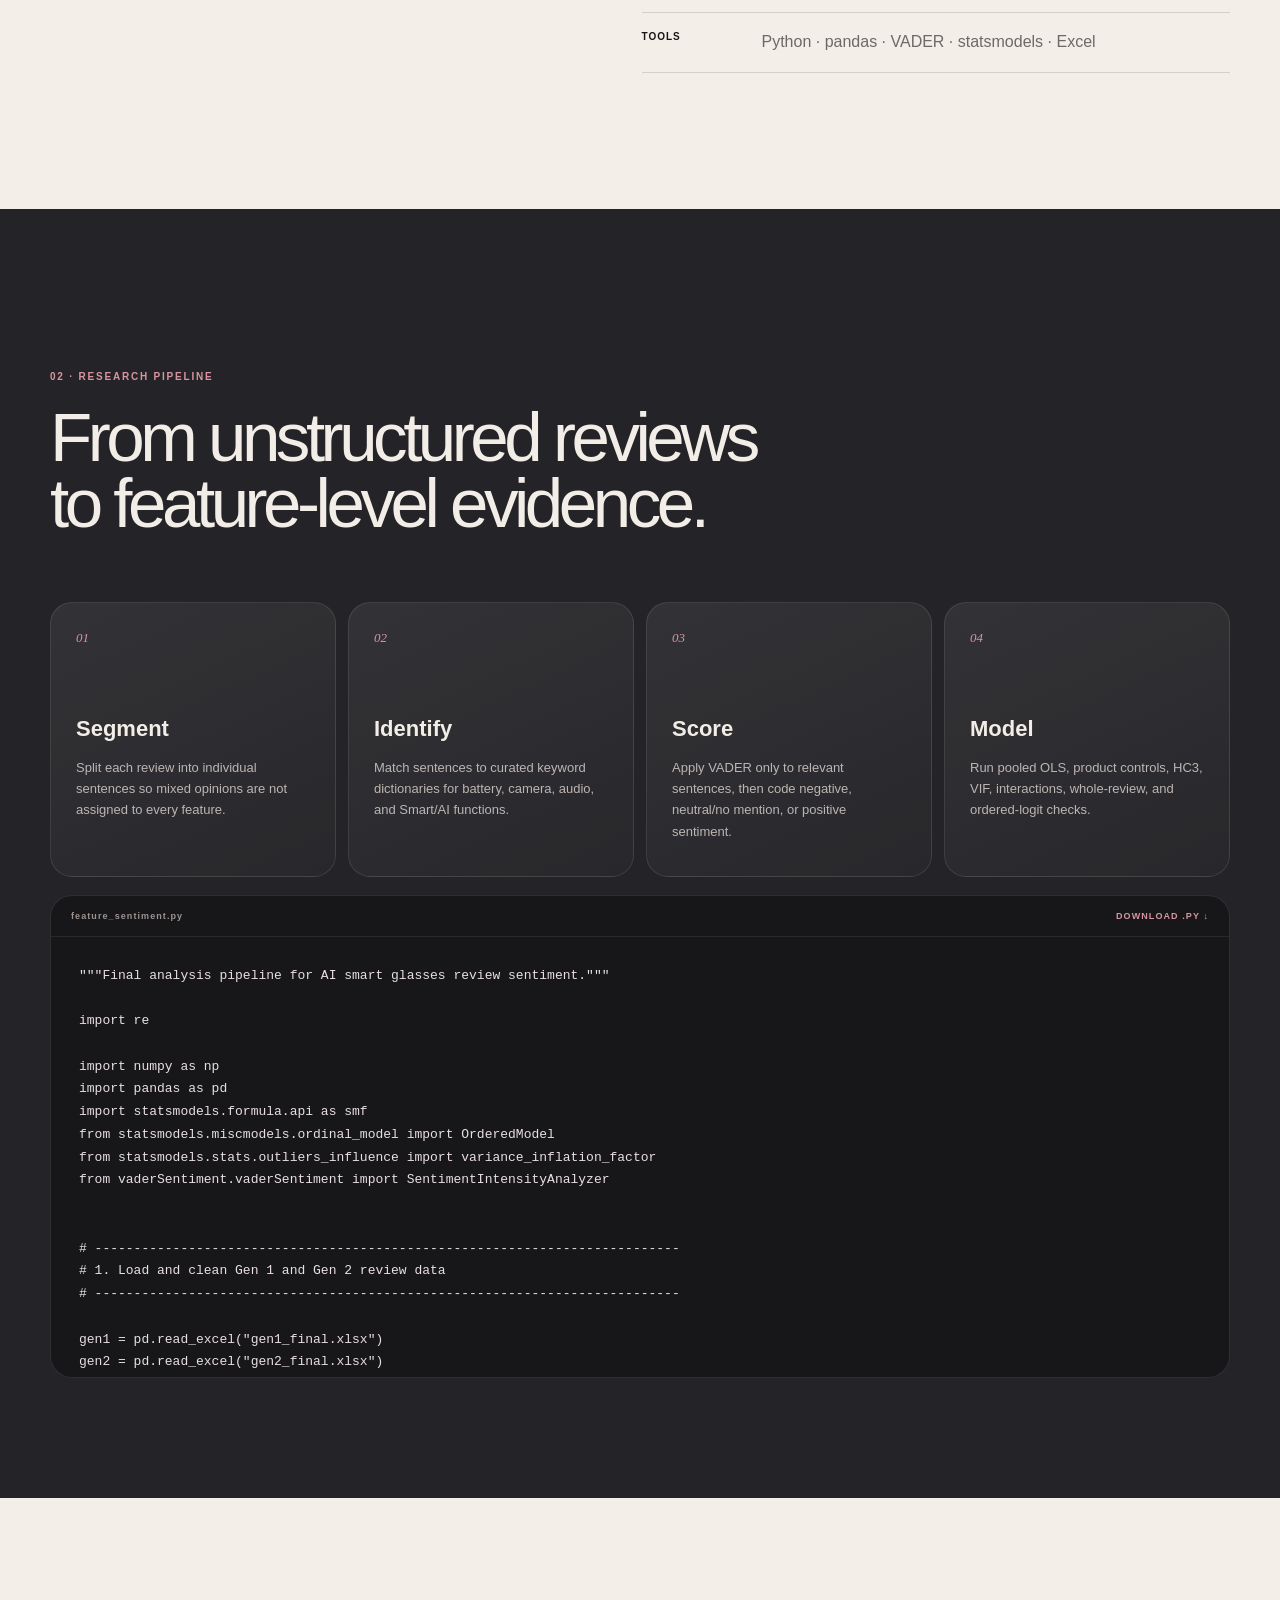
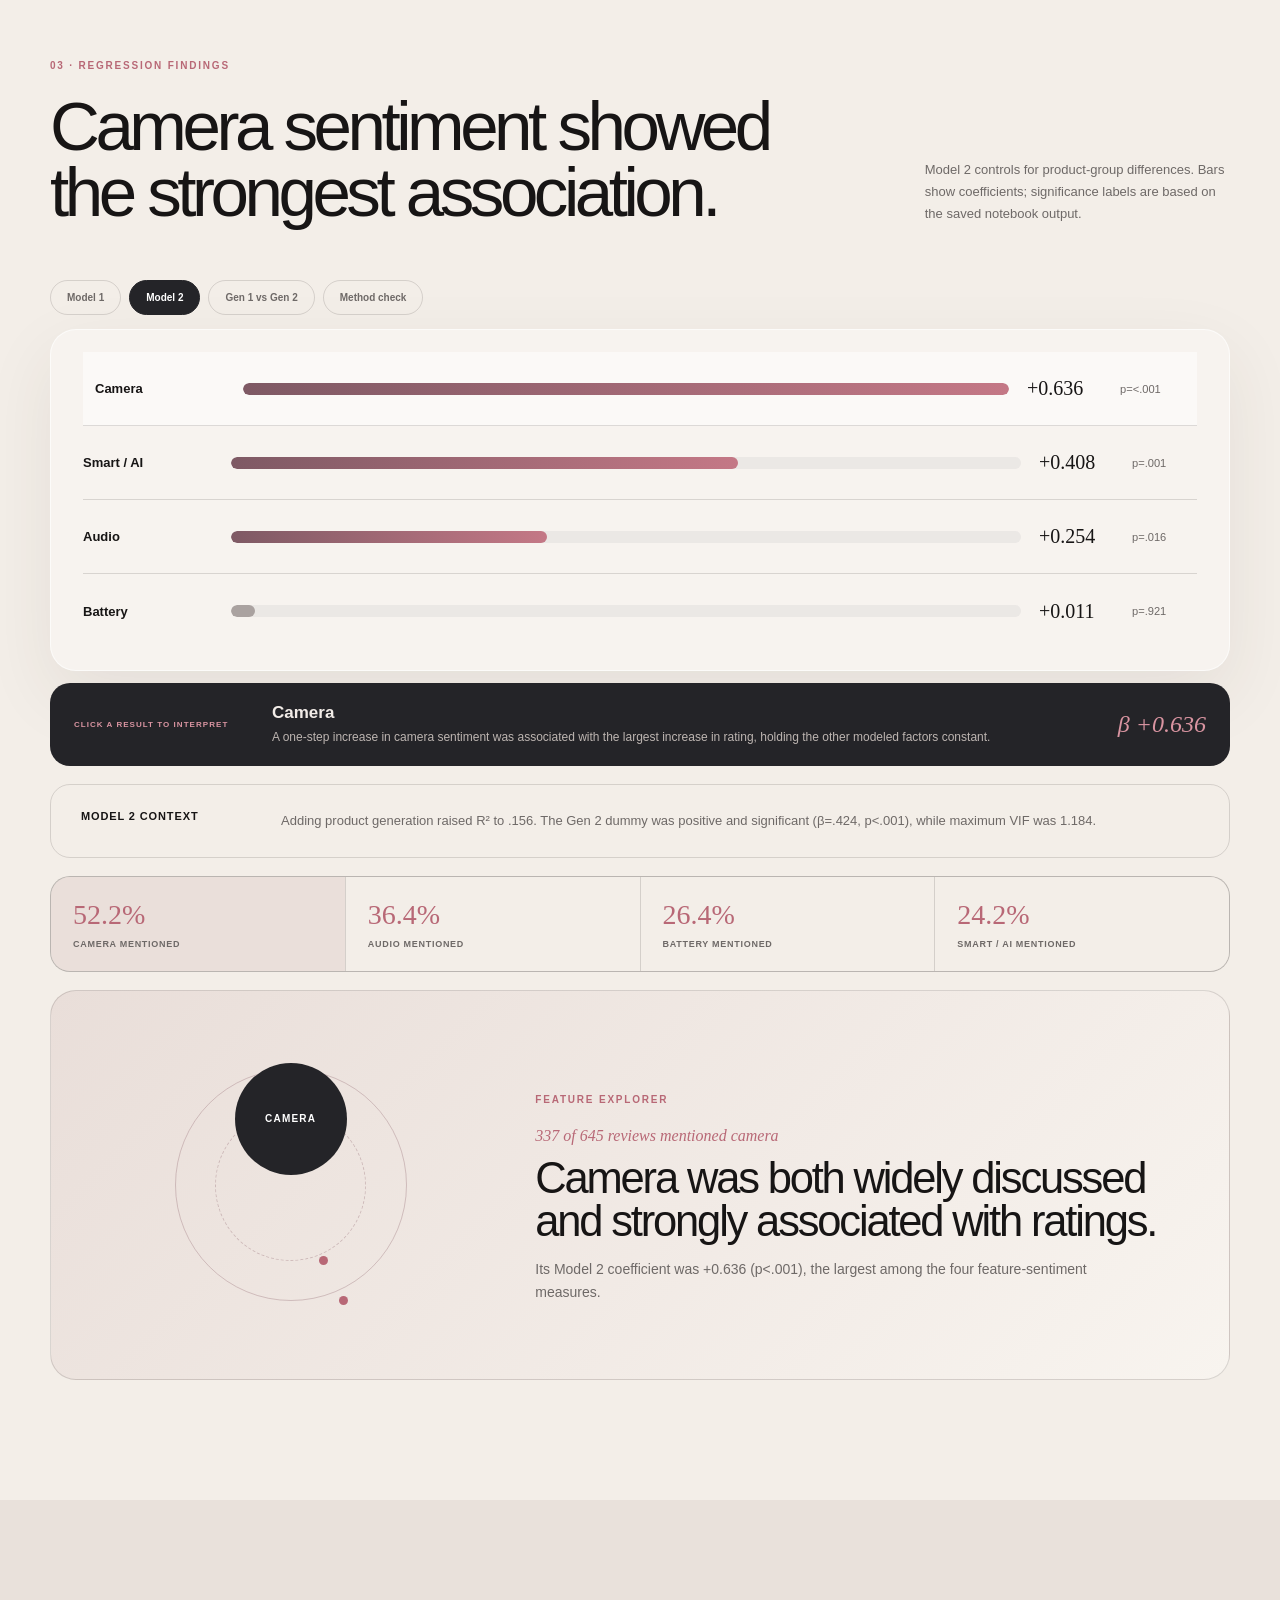
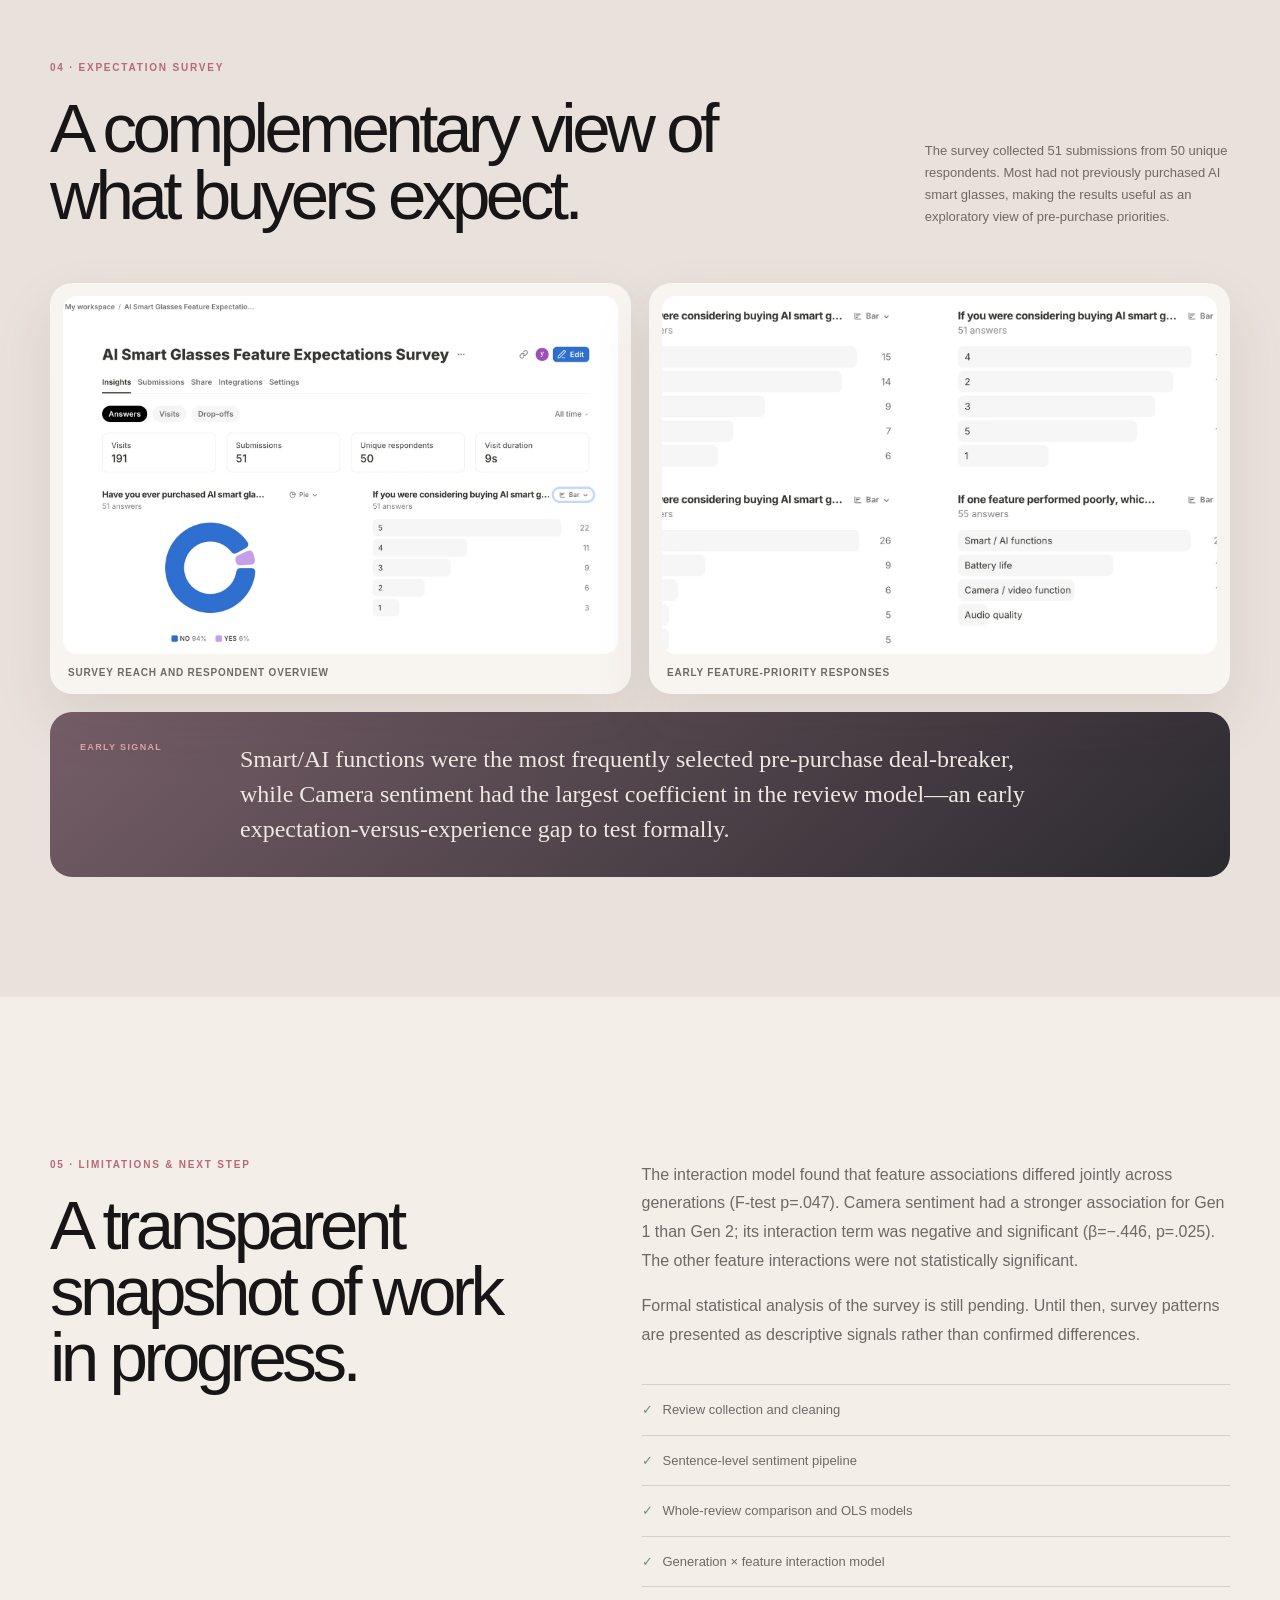
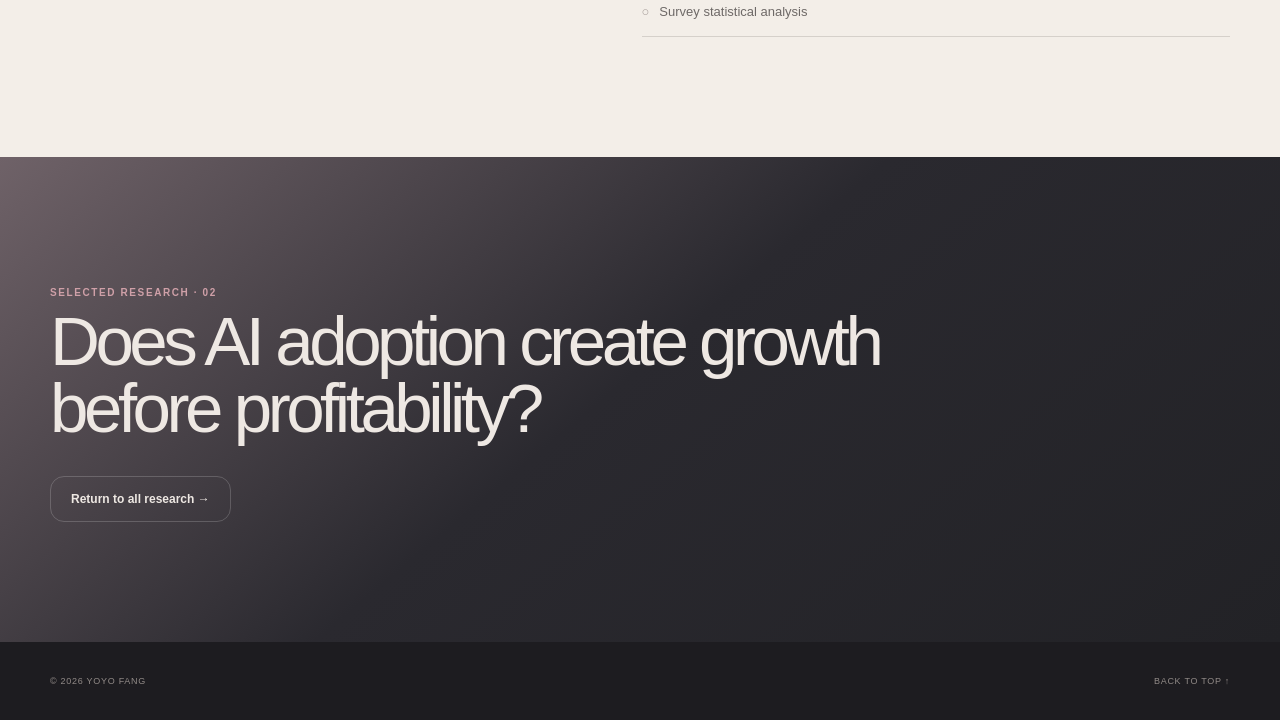
<file: smart-glasses.html>
<!doctype html>
<html lang="en">
<head>
  <meta charset="utf-8">
  <meta name="viewport" content="width=device-width, initial-scale=1">
  <meta name="description" content="A consumer analytics case study by YoYo Fang on feature-specific sentiment in AI smart glasses reviews.">
  <title>AI Smart Glasses Sentiment Study | YoYo Fang</title>
  <link rel="stylesheet" href="case-study.css">
</head>
<body id="top">
  <div class="reading-progress" aria-hidden="true"><span></span></div>
  <nav class="chapter-rail" aria-label="Case study chapters">
    <a href="#top" data-chapter="top"><span>00</span><b>Intro</b></a>
    <a href="#question" data-chapter="question"><span>01</span><b>Question</b></a>
    <a href="#pipeline" data-chapter="pipeline"><span>02</span><b>Method</b></a>
    <a href="#findings" data-chapter="findings"><span>03</span><b>Findings</b></a>
    <a href="#survey" data-chapter="survey"><span>04</span><b>Survey</b></a>
    <a href="#limits" data-chapter="limits"><span>05</span><b>Next</b></a>
  </nav>
  <header class="case-nav">
    <a class="case-brand" href="index.html"><span>YF</span><b>YoYo Fang</b></a>
    <a class="back" href="index.html#research">← Back to selected research</a>
  </header>

  <main>
    <section class="case-hero">
      <div class="hero-meta">
        <span>INDEPENDENT SEMINAR PROJECT</span>
        <span>APR — JUL 2026</span>
      </div>
      <p class="eyebrow">CONSUMER ANALYTICS · AI SMART GLASSES</p>
      <h1>What actually drives satisfaction with AI smart glasses?</h1>
      <p class="dek">An exploratory study of how feature-specific sentiment toward battery, camera, audio, and Smart/AI functions is associated with customer ratings—and how post-purchase experience differs from pre-purchase expectations.</p>
      <div class="hero-actions">
        <a class="primary" href="#findings">See the findings ↓</a>
        <a href="https://tally.so/r/NpE5yp" target="_blank" rel="noreferrer">View survey ↗</a>
      </div>
    </section>

    <section class="metrics" aria-label="Project metrics">
      <div><strong>645</strong><span>Best Buy reviews</span></div>
      <div><strong>50</strong><span>unique survey respondents</span></div>
      <div><strong>4</strong><span>product features studied</span></div>
      <div><strong>2</strong><span>product generations</span></div>
    </section>

    <section class="case-section split" id="question">
      <div>
        <p class="section-label">01 · THE QUESTION</p>
        <h2>Connecting what consumers say to how they rate.</h2>
      </div>
      <div class="prose">
        <p>The project asks which product features are most strongly associated with customer ratings of Ray-Ban Meta smart glasses, pooling Gen 1 and Gen 2 reviews for the main analysis.</p>
        <p>A second question compares review-based evidence with a survey of perceived feature importance before ownership: do the features people expect to matter most match the features associated with their post-purchase ratings?</p>
        <dl>
          <div><dt>Role</dt><dd>Sole researcher</dd></div>
          <div><dt>Context</dt><dd>University seminar project</dd></div>
          <div><dt>Tools</dt><dd>Python · pandas · VADER · statsmodels · Excel</dd></div>
        </dl>
      </div>
    </section>

    <section class="dark-section" id="pipeline">
      <div class="case-section">
        <p class="section-label rose">02 · RESEARCH PIPELINE</p>
        <h2>From unstructured reviews to feature-level evidence.</h2>
        <div class="pipeline">
          <article tabindex="0"><span>01</span><h3>Segment</h3><p>Split each review into individual sentences so mixed opinions are not assigned to every feature.</p><small>645 reviews → sentence units</small></article>
          <article tabindex="0"><span>02</span><h3>Identify</h3><p>Match sentences to curated keyword dictionaries for battery, camera, audio, and Smart/AI functions.</p><small>4 feature dictionaries</small></article>
          <article tabindex="0"><span>03</span><h3>Score</h3><p>Apply VADER only to relevant sentences, then code negative, neutral/no mention, or positive sentiment.</p><small>−1 · 0 · +1</small></article>
          <article tabindex="0"><span>04</span><h3>Model</h3><p>Run pooled OLS, product controls, HC3, VIF, interactions, whole-review, and ordered-logit checks.</p><small>7 analytical checks</small></article>
        </div>
        <div class="code-card" aria-label="Complete VADER feature sentiment pipeline">
          <div class="code-top">
            <span>feature_sentiment.py</span>
            <a href="feature_sentiment.py" download>DOWNLOAD .PY ↓</a>
          </div>
          <pre class="scroll-code"><code id="vader-code">Loading the complete Python pipeline…</code></pre>
        </div>
      </div>
    </section>

    <section class="case-section" id="findings">
      <div class="finding-head">
        <div>
          <p class="section-label">03 · REGRESSION FINDINGS</p>
          <h2>Camera sentiment showed the strongest association.</h2>
        </div>
        <p>Model 2 controls for product-group differences. Bars show coefficients; significance labels are based on the saved notebook output.</p>
      </div>
      <div class="model-tabs" role="tablist" aria-label="Choose a regression view">
        <button role="tab" data-model="model1">Model 1</button>
        <button role="tab" data-model="model2" aria-selected="true">Model 2</button>
        <button role="tab" data-model="interaction">Gen 1 vs Gen 2</button>
        <button role="tab" data-model="robustness">Method check</button>
      </div>
      <div class="coefficient-card" id="model-chart" aria-live="polite">
      </div>
      <aside class="coefficient-inspector" id="coefficient-inspector" aria-live="polite">
        <span class="inspector-kicker">CLICK A RESULT TO INTERPRET</span>
        <div>
          <strong id="inspector-title">Camera sentiment</strong>
          <p id="inspector-copy">Select any coefficient above to see what it means in plain language.</p>
        </div>
        <b id="inspector-value">β +0.636</b>
      </aside>
      <div class="model-note">
        <strong id="model-note-title">Model 2 context</strong>
        <p id="model-note-copy">Across all 645 reviews, Model 2 explained 15.6% of rating variation (adjusted R²=.150). The Gen 2 dummy was positive and significant (β=.424, p&lt;.001), while the maximum VIF was 1.184. These are associations, not causal effects.</p>
      </div>
      <div class="mention-strip">
        <button data-feature="camera"><strong>52.2%</strong><span>Camera mentioned</span></button>
        <button data-feature="audio"><strong>36.4%</strong><span>Audio mentioned</span></button>
        <button data-feature="battery"><strong>26.4%</strong><span>Battery mentioned</span></button>
        <button data-feature="smart"><strong>24.2%</strong><span>Smart / AI mentioned</span></button>
      </div>
      <div class="evidence-lab">
        <div class="evidence-orbit" aria-hidden="true">
          <div class="orbit-ring ring-one"></div><div class="orbit-ring ring-two"></div>
          <span class="orbit-core" id="orbit-core">CAMERA</span>
          <i class="dot dot-one"></i><i class="dot dot-two"></i><i class="dot dot-three"></i>
        </div>
        <div class="evidence-copy">
          <p class="section-label">FEATURE EXPLORER</p>
          <span id="evidence-count">337 of 645 reviews mentioned camera</span>
          <h3 id="evidence-title">Camera was both widely discussed and strongly associated with ratings.</h3>
          <p id="evidence-text">Its Model 2 coefficient was +0.636 (p&lt;.001), the largest among the four feature-sentiment measures.</p>
        </div>
      </div>
    </section>

    <section class="survey-section" id="survey">
      <div class="case-section">
        <div class="finding-head">
          <div>
            <p class="section-label">04 · EXPECTATION SURVEY</p>
            <h2>A complementary view of what buyers expect.</h2>
          </div>
          <p>The survey collected 51 submissions from 50 unique respondents. Most had not previously purchased AI smart glasses, making the results useful as an exploratory view of pre-purchase priorities.</p>
        </div>
        <div class="survey-grid">
          <figure><img src="assets/survey-overview.webp" alt="Tally survey overview showing 50 unique respondents"><figcaption>Survey reach and respondent overview</figcaption></figure>
          <figure><img src="assets/survey-results.webp" alt="Tally charts summarizing feature expectations"><figcaption>Early feature-priority responses</figcaption></figure>
        </div>
        <div class="takeaway">
          <span>EARLY SIGNAL</span>
          <p>Smart/AI functions were the most frequently selected pre-purchase deal-breaker, while Camera sentiment had the largest coefficient in the review model—an early expectation-versus-experience gap to test formally.</p>
        </div>
      </div>
    </section>

    <section class="case-section split" id="limits">
      <div>
        <p class="section-label">05 · LIMITATIONS & NEXT STEP</p>
        <h2>A transparent snapshot of work in progress.</h2>
      </div>
      <div class="prose">
        <p>The interaction model found that feature associations differed jointly across generations (F-test p=.047). Camera sentiment had a stronger association for Gen 1 than Gen 2; its interaction term was negative and significant (β=−.446, p=.025). The other feature interactions were not statistically significant.</p>
        <p>Formal statistical analysis of the survey is still pending. Until then, survey patterns are presented as descriptive signals rather than confirmed differences.</p>
        <ul class="status-list">
          <li class="done">Review collection and cleaning</li>
          <li class="done">Sentence-level sentiment pipeline</li>
          <li class="done">Whole-review comparison and OLS models</li>
          <li class="done">Generation × feature interaction model</li>
          <li>Survey statistical analysis</li>
        </ul>
      </div>
    </section>

    <section class="next-project">
      <p>SELECTED RESEARCH · 02</p>
      <h2>Does AI adoption create growth before profitability?</h2>
      <a href="index.html#research">Return to all research →</a>
    </section>
  </main>

  <footer><span>© 2026 YOYO FANG</span><a href="#top">BACK TO TOP ↑</a></footer>
  <script src="case-study.js"></script>
</body>
</html>
</file>
<file: styles.css>
:root{--ink:#171515;--muted:#6e6967;--paper:#f3eee8;--line:rgba(31,25,23,.14);--rose:#b86876;--night:#242428}*{box-sizing:border-box}html{scroll-behavior:smooth}body{margin:0;background:#f3eee8;color:var(--ink);font-family:Arial,"Helvetica Neue",sans-serif;overflow-x:hidden}html[lang=zh-CN] body{font-family:"PingFang SC","Noto Sans CJK SC",Arial,sans-serif}a{color:inherit;text-decoration:none}.ambient{position:absolute;border-radius:50%;filter:blur(80px);pointer-events:none}.a1{width:28rem;height:28rem;background:#bcc9dc55;top:8rem;left:-12rem}.a2{width:25rem;height:25rem;background:#e8b2b755;top:5rem;right:-8rem}.nav{position:sticky;z-index:20;top:18px;width:min(1180px,calc(100% - 32px));min-height:72px;margin:18px auto 0;padding:10px 14px 10px 18px;display:grid;grid-template-columns:1fr auto 1fr;align-items:center;gap:24px;border:1px solid #ffffff88;border-radius:999px;background:#f4efe9a8;box-shadow:0 15px 45px #3b2d2917;backdrop-filter:blur(22px) saturate(1.4)}.brand{display:flex;align-items:center;gap:11px;font-size:14px}.brand>span{width:45px;height:45px;display:grid;place-items:center;border-radius:50%;color:#fff;font-size:13px;background:linear-gradient(145deg,#c59b9f,#6f5963 58%,#30323b);box-shadow:0 8px 18px #452d3629}.nav nav{display:flex;gap:28px}.nav nav a{font-size:12px;font-weight:600;color:#4e4947}.language{justify-self:end;display:flex;padding:4px;border-radius:999px;background:#201d1d14}.language button{border:0;border-radius:999px;padding:8px 11px;background:transparent;color:#77706d;font-size:11px;font-weight:700;cursor:pointer}.language button.active{color:#fff;background:var(--night)}.hero{position:relative;width:min(1180px,calc(100% - 44px));min-height:720px;margin:auto;display:grid;grid-template-columns:1.08fr .92fr;align-items:center;gap:60px;padding:100px 0 75px;background:radial-gradient(circle at 80% 25%,#e2aeb755,transparent 29rem)}.eyebrow{margin:0 0 22px;color:#7a716e;font-size:11px;font-weight:700;letter-spacing:.19em;text-transform:uppercase}.eyebrow:before{content:"";display:inline-block;width:26px;height:1px;margin:0 10px 3px 0;background:currentColor}.hero h1{max-width:710px;margin:0;font-size:clamp(4rem,6.6vw,7rem);font-weight:500;letter-spacing:-.075em;line-height:.92}.hero h1 em{color:var(--rose);font-family:Georgia,serif;font-weight:400}.lead{max-width:570px;margin:34px 0 0;color:var(--muted);font-size:18px;line-height:1.7}.meta{display:flex;gap:22px;margin-top:26px;color:#5f5956;font-size:12px;font-weight:600}.available:before{content:"";display:inline-block;width:7px;height:7px;margin-right:8px;border-radius:50%;background:#76a082;box-shadow:0 0 0 4px #76a08224}.actions{display:flex;gap:12px;margin-top:38px}.btn{min-height:51px;display:inline-flex;align-items:center;gap:24px;padding:0 20px;border:1px solid var(--line);border-radius:14px;font-size:12px;font-weight:700;background:#ffffff44}.btn.dark{color:#fff;background:#282629}.visual{position:relative;min-height:530px;display:grid;place-items:center}.portrait{position:relative;z-index:2;width:330px;height:430px;overflow:hidden;border-radius:180px 180px 48px 48px;border:1px solid #ffffff99;background:linear-gradient(160deg,#ffffff77,#ab9fa047);box-shadow:0 45px 95px #48333238}.portrait:before{content:"";position:absolute;width:280px;height:320px;left:26px;top:28px;border-radius:50%;background:linear-gradient(150deg,#dcbcc2,#8f7d89 48%,#42444f)}.portrait:after{content:"";position:absolute;inset:0;background:linear-gradient(180deg,transparent 50%,#1d1b1e9e)}.letter{position:absolute;z-index:2;top:64px;width:100%;text-align:center;color:#ffffffe6;font:italic 180px/1 Georgia,serif}.signature{position:absolute;z-index:3;left:24px;right:24px;bottom:22px;color:#fff;display:flex;align-items:end;justify-content:space-between}.signature b{font-size:12px;letter-spacing:.16em}.signature small{max-width:115px;font-size:8px;text-align:right;opacity:.7}.orbit{position:absolute;border:1px solid #6753522b;border-radius:50%}.o1{width:470px;height:470px}.o2{width:570px;height:360px;transform:rotate(-16deg)}.float{position:absolute;z-index:3;display:flex;flex-direction:column;padding:18px;border:1px solid #ffffff9e;background:#f9f5f08f;box-shadow:0 22px 55px #412d2a26;backdrop-filter:blur(18px);border-radius:18px}.float small{margin-bottom:9px;color:var(--rose);font-size:9px;font-weight:800;letter-spacing:.15em;text-transform:uppercase}.float b{font-size:13px;line-height:1.35}.float span{margin-top:7px;color:#6e6764;font-size:10px}.current{width:220px;left:-18px;top:50px;transform:rotate(-3deg)}.focus{width:205px;right:-15px;bottom:56px;transform:rotate(3deg)}.ticker{overflow:hidden;display:flex;justify-content:center;align-items:center;gap:35px;min-height:78px;color:#eee6df;background:#272629;white-space:nowrap;font-size:11px;font-weight:700;letter-spacing:.16em}.ticker i{color:#d49aa5}.section{width:min(1180px,calc(100% - 44px));margin:auto;padding:120px 0}.section-head{display:grid;grid-template-columns:1fr 2fr;margin-bottom:55px}.section-head h2,.about h2{margin:0;max-width:760px;font-size:clamp(2.7rem,4.7vw,5.2rem);font-weight:500;letter-spacing:-.06em;line-height:.98}.timeline{border-top:1px solid var(--line)}.experience{display:grid;grid-template-columns:60px 175px 1fr;gap:30px;padding:42px 0;border-bottom:1px solid var(--line)}.num{color:#a8a09c;font:italic 13px Georgia,serif}.date{font-size:12px;font-weight:700;color:#726a67}.experience header{display:flex;justify-content:space-between}.experience h3{margin:0;font-size:22px}.experience h4{margin:7px 0 0;color:var(--rose);font-size:12px}.experience header small{color:#817976;font-size:11px}.experience p{max-width:760px;margin:18px 0 22px;color:var(--muted);font-size:14px;line-height:1.75}.tags{display:flex;flex-wrap:wrap;gap:8px}.tags span{padding:7px 11px;border:1px solid var(--line);border-radius:999px;color:#635d5a;font-size:9px;font-weight:700}.research{background:#242428;color:#f3ede7}.research .section{width:min(1180px,calc(100% - 44px))}.light .eyebrow{color:#b7ada8}.projects{display:grid;grid-template-columns:repeat(3,1fr);gap:15px}.projects article{min-height:460px;padding:27px;display:flex;flex-direction:column;border:1px solid #ffffff1a;border-radius:24px;background:linear-gradient(155deg,#ffffff14,#ffffff06)}.projects article:nth-child(2){background:linear-gradient(155deg,#b06d7b61,#ffffff08)}.project-no{display:flex;justify-content:space-between;color:#d7c8c3;font:italic 14px Georgia,serif}.project-no b{width:36px;height:36px;display:grid;place-items:center;border:1px solid #ffffff29;border-radius:50%}.projects article>small{margin-top:54px;color:#ce939e;font-size:9px;font-weight:800;letter-spacing:.14em;text-transform:uppercase}.projects h3{margin:16px 0 20px;font-size:26px;line-height:1.18}.projects p{margin:0;color:#bdb5b1;font-size:13px;line-height:1.75}.projects footer{margin-top:auto;padding-top:24px;border-top:1px solid #ffffff1a;color:#d9ceca;font-size:10px;font-weight:700}.about{display:grid;grid-template-columns:1.1fr .9fr;gap:100px}.about-copy{max-width:620px;margin:32px 0;color:var(--muted);font-size:16px;line-height:1.8}.school{display:flex;align-items:center;gap:14px}.school>span{width:46px;height:46px;display:grid;place-items:center;border-radius:50%;background:#842c3f;color:#fff;font:700 20px Georgia,serif}.school div{display:flex;flex-direction:column;gap:5px}.school small{color:var(--muted)}.panel{padding:35px;border:1px solid #ffffff9e;border-radius:28px;background:#ffffff4d;box-shadow:0 22px 65px #412d2a17}.stats{display:grid;grid-template-columns:repeat(3,1fr);padding-bottom:30px;border-bottom:1px solid var(--line)}.stats div{display:flex;flex-direction:column;gap:7px}.stats div+div{padding-left:20px;border-left:1px solid var(--line)}.stats b{color:var(--rose);font:48px/.9 Georgia,serif}.stats small{color:var(--muted);font-size:9px;font-weight:700;text-transform:uppercase}.tool-title{margin-top:30px;color:#706966;font-size:10px;font-weight:800;letter-spacing:.14em}.tools{padding-bottom:30px;border-bottom:1px solid var(--line)}.languages{color:#665f5d;font-size:10px;font-weight:700}.contact{padding:120px max(22px,calc((100% - 1180px)/2));text-align:center;color:#eee8e3;background:linear-gradient(140deg,#6f6268,#2a292f 48%,#222226)}.contact .eyebrow{color:#c6b8b7}.contact h2{max-width:900px;margin:auto;font-size:clamp(3.5rem,7vw,7.5rem);line-height:.95;letter-spacing:-.07em;font-weight:500}.contact>p:not(.eyebrow){max-width:600px;margin:28px auto;color:#bfb7b4;line-height:1.7}.contact a{display:inline-block;margin-top:16px;padding:16px 22px;border:1px solid #ffffff2e;border-radius:14px;background:#ffffff14;font-size:13px;font-weight:700}.site-footer{min-height:78px;padding:0 max(22px,calc((100% - 1180px)/2));display:grid;grid-template-columns:1fr auto 1fr;align-items:center;color:#918a87;background:#1d1c20;font-size:9px;letter-spacing:.08em}.site-footer a{justify-self:end;color:#c8bfbb}@media(max-width:900px){.nav{grid-template-columns:1fr auto}.nav nav{display:none}.hero{grid-template-columns:1fr}.section-head{grid-template-columns:1fr;gap:15px}.experience{grid-template-columns:45px 130px 1fr}.projects{grid-template-columns:1fr}.about{grid-template-columns:1fr;gap:50px}}@media(max-width:600px){.nav{top:10px;width:calc(100% - 20px);min-height:60px}.brand>span{width:38px;height:38px}.hero{width:calc(100% - 32px);min-height:auto;padding:75px 0 55px;gap:20px}.hero h1{font-size:3.55rem}.lead{font-size:15px}.meta,.actions{flex-direction:column}.btn{justify-content:space-between}.visual{min-height:430px;transform:scale(.82);margin:-30px -45px}.ticker{justify-content:flex-start;padding-left:22px}.section{width:calc(100% - 32px);padding:85px 0}.section-head h2,.about h2{font-size:3rem}.experience{grid-template-columns:35px 1fr}.date{grid-column:2;grid-row:1}.experience>div{grid-column:2}.experience header{flex-direction:column}.contact{padding:90px 22px}.contact h2{font-size:3.6rem}.site-footer{grid-template-columns:1fr auto;padding-top:26px;padding-bottom:26px}.site-footer span:nth-child(2){display:none}}@media(prefers-reduced-motion:reduce){html{scroll-behavior:auto}}
</file>
<file: profile.css>
.portrait::before {
  display: none;
}

.portrait img {
  display: block;
  width: 100%;
  height: 100%;
  object-fit: cover;
  object-position: center 26%;
  filter: saturate(0.82) contrast(0.96) brightness(1.02);
}

.portrait::after {
  background: linear-gradient(180deg, transparent 58%, rgba(29, 27, 30, 0.6));
}

.projects article {
  position: relative;
  transition: transform 180ms ease, border-color 180ms ease;
}

.projects article:hover {
  transform: translateY(-5px);
  border-color: rgba(255, 255, 255, 0.32);
}

.project-link {
  position: absolute;
  z-index: 2;
  inset: 0;
  border-radius: inherit;
}

.project-link:focus-visible {
  outline: 2px solid #e4a0ad;
  outline-offset: 4px;
}

@media (prefers-reduced-motion: reduce) {
  .projects article {
    transition: none;
  }
}
</file>
<file: paper-card.css>
.projects {
  align-items: start;
}

.projects article {
  position: relative;
  overflow: hidden;
}

.project-link {
  position: absolute;
  z-index: 5;
  inset: 0;
  border-radius: inherit;
}

.featured-paper {
  --glow-x: 50%;
  --glow-y: 50%;
  isolation: isolate;
  cursor: pointer;
  transform: translateY(0);
  transition: transform .34s cubic-bezier(.2, .8, .2, 1), border-color .34s ease, box-shadow .34s ease;
}

.featured-paper > *:not(.paper-glow, .project-link) {
  position: relative;
  z-index: 2;
}

.featured-paper:hover,
.featured-paper:has(.project-link:focus-visible) {
  transform: translateY(-12px);
  border-color: #e9b1bb80;
  box-shadow: 0 30px 65px #07060966;
}

.featured-paper:has(.project-link:focus-visible) {
  outline: 2px solid #efbac4;
  outline-offset: 5px;
}

.paper-glow {
  position: absolute;
  z-index: 1;
  width: 290px;
  height: 290px;
  left: var(--glow-x);
  top: var(--glow-y);
  border-radius: 50%;
  pointer-events: none;
  background: radial-gradient(circle, #ef9eae4d 0%, #d7839330 34%, transparent 70%);
  filter: blur(4px);
  opacity: 0;
  transform: translate(-50%, -50%);
  transition: opacity .3s ease;
}

.featured-paper:hover .paper-glow,
.featured-paper:has(.project-link:focus-visible) .paper-glow {
  opacity: 1;
}

.featured-paper .project-no b {
  transition: transform .3s ease, background .3s ease;
}

.featured-paper:hover .project-no b,
.featured-paper:has(.project-link:focus-visible) .project-no b {
  transform: rotate(45deg);
  background: #ffffff14;
}

.publication-details {
  max-height: 0;
  margin-top: 0;
  overflow: hidden;
  opacity: 0;
  transform: translateY(8px);
  transition: max-height .45s ease, opacity .3s ease, transform .4s ease, margin .4s ease;
}

.featured-paper:hover .publication-details,
.featured-paper:has(.project-link:focus-visible) .publication-details {
  max-height: 155px;
  margin-top: 24px;
  opacity: 1;
  transform: translateY(0);
}

.publication-details > span {
  display: block;
  margin-bottom: 11px;
  color: #efb5c0;
  font-size: 9px;
  font-weight: 800;
  letter-spacing: .14em;
  text-transform: uppercase;
}

.publication-details dl {
  margin: 0;
}

.publication-details dl div {
  display: grid;
  grid-template-columns: 72px 1fr;
  gap: 10px;
  padding: 4px 0;
  font-size: 10px;
  line-height: 1.4;
}

.publication-details dt {
  color: #9f9491;
}

.publication-details dd {
  margin: 0;
  color: #e3d8d4;
}

.featured-paper footer {
  display: flex;
  flex-direction: column;
  gap: 7px;
}

.featured-paper .doi {
  color: #ca929d;
  font-size: 9px;
  letter-spacing: .03em;
}

@media (max-width: 600px) {
  .publication-details {
    max-height: 155px;
    margin-top: 24px;
    opacity: 1;
    transform: none;
  }

  .featured-paper {
    transform: none;
  }
}

@media (prefers-reduced-motion: reduce) {
  .featured-paper,
  .paper-glow,
  .featured-paper .project-no b,
  .publication-details {
    transition: none;
  }

  .featured-paper:hover,
  .featured-paper:has(.project-link:focus-visible) {
    transform: none;
  }
}
</file>
<file: ai-adoption.css>
:root {
  --ink: #171515;
  --muted: #706a68;
  --paper: #f3eee8;
  --line: rgba(31, 25, 23, .14);
  --rose: #b86876;
  --plum: #644d59;
  --night: #202025;
  --lime: #c9d99b;
}

* { box-sizing: border-box; }
html { scroll-behavior: smooth; }
body { margin: 0; overflow-x: hidden; color: var(--ink); background: var(--paper); font-family: Arial, "Helvetica Neue", sans-serif; }
a { color: inherit; text-decoration: none; }
button, input { font: inherit; }
.read-progress { position: fixed; z-index: 40; inset: 0 0 auto; height: 3px; }
.read-progress span { display: block; width: 0; height: 100%; background: linear-gradient(90deg, var(--plum), #db8c9b); }

.paper-nav {
  position: sticky; z-index: 20; top: 18px; width: min(1180px, calc(100% - 32px)); min-height: 70px;
  margin: 18px auto 0; padding: 10px 18px; display: flex; justify-content: space-between; align-items: center;
  border: 1px solid #ffffff8a; border-radius: 999px; background: #f4efe9cf; backdrop-filter: blur(22px);
  box-shadow: 0 15px 45px #3b2d2917;
}
.paper-brand { display: flex; align-items: center; gap: 11px; font-size: 14px; }
.paper-brand span { width: 45px; height: 45px; display: grid; place-items: center; border-radius: 50%; color: #fff; font-size: 13px; background: linear-gradient(145deg, #c59b9f, #6f5963 58%, #30323b); }
.paper-nav > div { display: flex; gap: 22px; font-size: 10px; font-weight: 800; letter-spacing: .05em; text-transform: uppercase; }

.section, .paper-hero { width: min(1180px, calc(100% - 44px)); margin: auto; }
.paper-hero { min-height: 940px; padding: 110px 0 80px; background: radial-gradient(circle at 82% 24%, #dca7b55c, transparent 32rem); }
.hero-meta { padding-bottom: 22px; display: flex; justify-content: space-between; border-bottom: 1px solid var(--line); color: var(--muted); font-size: 9px; font-weight: 800; letter-spacing: .14em; }
.eyebrow { margin: 42px 0 22px; color: var(--rose); font-size: 10px; font-weight: 800; letter-spacing: .18em; }
h1 { max-width: 1080px; margin: 0; font-size: clamp(4.7rem, 8.4vw, 8.8rem); font-weight: 500; line-height: .88; letter-spacing: -.08em; }
h1 em { color: var(--rose); font-family: Georgia, serif; font-weight: 400; }
.hero-bottom { margin-top: 45px; display: grid; grid-template-columns: 1fr auto; gap: 60px; align-items: end; }
.hero-bottom > p { max-width: 700px; margin: 0; color: var(--muted); font-size: 18px; line-height: 1.7; }
.hero-actions { display: flex; gap: 10px; }
.hero-actions a, .paper-actions a { padding: 16px 20px; border: 1px solid var(--line); border-radius: 14px; font-size: 11px; font-weight: 800; }
.primary { color: white; background: var(--night); }
.hero-signal { margin-top: 70px; padding: 28px 34px; display: grid; grid-template-columns: 1fr auto 1fr; gap: 45px; align-items: center; border: 1px solid #ffffffa3; border-radius: 28px; background: #ffffff4f; box-shadow: 0 28px 80px #51383b16; }
.hero-signal div { display: grid; grid-template-columns: 1fr auto; align-items: end; }
.hero-signal small { grid-column: 1 / -1; margin-bottom: 12px; color: var(--rose); font-size: 9px; font-weight: 800; letter-spacing: .14em; }
.hero-signal b { font: italic 68px Georgia, serif; }
.hero-signal span { color: var(--muted); font-size: 11px; font-weight: 700; line-height: 1.5; text-align: right; text-transform: uppercase; }
.hero-signal i { color: #9c9491; font-size: 9px; font-style: normal; font-weight: 800; letter-spacing: .13em; }

.section { padding: 120px 0; }
.question { display: grid; grid-template-columns: .9fr 1.1fr; gap: 110px; }
h2 { max-width: 820px; margin: 0; font-size: clamp(3.1rem, 5.4vw, 6rem); font-weight: 500; line-height: .96; letter-spacing: -.065em; }
.question-copy { padding-top: 38px; color: var(--muted); font-size: 16px; line-height: 1.8; }
.question-copy dl { margin-top: 38px; border-top: 1px solid var(--line); }
.question-copy dl div { padding: 14px 0; display: grid; grid-template-columns: 110px 1fr; border-bottom: 1px solid var(--line); }
.question-copy dt { color: var(--ink); font-size: 9px; font-weight: 800; letter-spacing: .12em; text-transform: uppercase; }
.question-copy dd { margin: 0; }

.evidence-section { color: #f0ebe6; background: var(--night); }
.evidence-head, .proof-head, .strategy-head { display: grid; grid-template-columns: 1.4fr .6fr; gap: 70px; align-items: end; }
.evidence-head > p, .proof-head > p, .strategy-head > p { margin: 0; color: #aaa19d; font-size: 13px; line-height: 1.7; }
.lens-tabs { margin-top: 55px; display: flex; gap: 8px; }
.lens-tabs button { padding: 11px 18px; border: 1px solid #ffffff22; border-radius: 999px; color: #aaa19d; background: transparent; cursor: pointer; font-size: 10px; font-weight: 800; }
.lens-tabs button[aria-selected="true"] { color: var(--night); border-color: var(--lime); background: var(--lime); }
.lens-stage { min-height: 500px; margin-top: 16px; display: grid; grid-template-columns: .82fr 1.18fr; overflow: hidden; border: 1px solid #ffffff1b; border-radius: 28px; background: #29292f; }
.lens-copy { padding: 50px; display: flex; flex-direction: column; }
.lens-copy > span { color: #d994a1; font-size: 9px; font-weight: 800; letter-spacing: .14em; }
.lens-copy h3 { margin: 35px 0 20px; font-size: clamp(2.2rem, 3.5vw, 4.2rem); font-weight: 500; line-height: .98; letter-spacing: -.055em; }
.lens-copy > p { margin: 0; color: #bcb4b0; font-size: 14px; line-height: 1.7; }
.lens-stat { margin-top: auto; padding-top: 35px; display: flex; gap: 18px; align-items: end; border-top: 1px solid #ffffff18; }
.lens-stat strong { color: var(--lime); font: italic 55px Georgia, serif; }
.lens-stat span { max-width: 145px; padding-bottom: 7px; color: #aaa19d; font-size: 9px; font-weight: 800; line-height: 1.5; text-transform: uppercase; }
.lens-viz { position: relative; min-height: 500px; padding: 45px; display: flex; flex-direction: column; justify-content: center; background: #1b1b1f; }
.viz-row { margin: 15px 0; display: grid; grid-template-columns: 110px 1fr 60px; gap: 16px; align-items: center; }
.viz-row span { color: #aaa19d; font-size: 10px; font-weight: 700; }
.viz-row b { font: 18px Georgia, serif; text-align: right; }
.viz-bar { height: 16px; border-radius: 999px; background: #ffffff0e; }
.viz-bar i { display: block; width: var(--width); height: 100%; border-radius: inherit; background: linear-gradient(90deg, #745763, #d48795); animation: reveal .5s ease both; }
.viz-row.highlight .viz-bar i { background: linear-gradient(90deg, #a5b675, var(--lime)); }
.viz-row.highlight b { color: var(--lime); }
.viz-source { position: absolute; right: 25px; bottom: 22px; color: #6e6967; font-size: 8px; letter-spacing: .09em; text-transform: uppercase; }
.caveat { margin: 18px 0 0; padding: 20px 24px; border: 1px solid #ffffff16; border-radius: 16px; color: #aaa19d; font-size: 11px; line-height: 1.7; }
.caveat b { color: #eee8e3; }
@keyframes reveal { from { width: 0; } }

.sales-lab { min-height: 720px; display: grid; grid-template-columns: .85fr 1.15fr; gap: 100px; align-items: center; }
.sales-copy > p:not(.eyebrow) { max-width: 550px; color: var(--muted); font-size: 15px; line-height: 1.8; }
.quarter-readout { margin-top: 45px; display: flex; align-items: end; gap: 18px; }
.quarter-readout strong { color: var(--rose); font: italic 68px Georgia, serif; }
.quarter-readout span { padding-bottom: 10px; color: var(--muted); font-size: 11px; font-weight: 800; letter-spacing: .1em; }
#quarter-slider { width: 100%; margin-top: 22px; accent-color: var(--rose); cursor: pointer; }
.quarter-labels { display: flex; justify-content: space-between; color: var(--muted); font-size: 9px; font-weight: 800; }
.sales-orbit { position: relative; width: min(500px, 100%); aspect-ratio: 1; margin: auto; display: grid; place-items: center; }
.sales-ring { position: absolute; inset: 8%; overflow: hidden; border: 1px solid #85677355; border-radius: 50%; transform: rotate(-90deg); }
.sales-ring::before { content: ""; position: absolute; inset: 15%; border: 1px dashed #85677355; border-radius: 50%; }
.sales-ring span { position: absolute; inset: 0; border-radius: 50%; background: conic-gradient(#c87888 var(--angle), transparent 0); opacity: .72; transition: background .45s ease; }
.glasses-word { position: relative; z-index: 2; width: 160px; aspect-ratio: 1; display: grid; place-items: center; border-radius: 50%; color: white; background: var(--night); font-size: 14px; font-weight: 800; line-height: 1.3; letter-spacing: .12em; text-align: center; }
.pulse { position: absolute; width: 12px; height: 12px; border-radius: 50%; background: var(--rose); box-shadow: 0 0 0 8px #b8687620; }
.p1 { top: 12%; left: 50%; }.p2 { right: 12%; bottom: 29%; }.p3 { bottom: 16%; left: 21%; }

.tension-section { color: #eee8e3; background: linear-gradient(140deg, #6f5963, #28272c 58%, #202025); }
.tension-grid { margin-top: 65px; display: grid; grid-template-columns: repeat(4, 1fr); border-top: 1px solid #ffffff24; border-left: 1px solid #ffffff24; }
.tension-grid article { min-height: 360px; padding: 30px; display: flex; flex-direction: column; border-right: 1px solid #ffffff24; border-bottom: 1px solid #ffffff24; transition: background .2s ease, transform .2s ease; }
.tension-grid article:hover { z-index: 2; background: #ffffff0c; transform: translateY(-7px); }
.tension-grid article > span { color: #dca0aa; font-size: 9px; font-weight: 800; letter-spacing: .14em; }
.tension-grid article b { margin-top: 70px; font: italic 48px Georgia, serif; }
.tension-grid article small { margin-top: 8px; color: #bcb4b0; font-size: 9px; font-weight: 700; text-transform: uppercase; }
.tension-grid article p { margin: auto 0 0; color: #c8c0bc; font-size: 12px; line-height: 1.7; }

.strategy-head > p { color: var(--muted); }
.strategy-picker { margin-top: 60px; display: grid; grid-template-columns: .65fr 1.35fr; gap: 18px; }
.strategy-buttons { display: flex; flex-direction: column; }
.strategy-buttons button { padding: 20px 10px; display: grid; grid-template-columns: 42px 1fr; border: 0; border-bottom: 1px solid var(--line); color: var(--muted); text-align: left; background: transparent; cursor: pointer; font-size: 12px; font-weight: 800; }
.strategy-buttons button span { color: var(--rose); font: italic 11px Georgia, serif; }
.strategy-buttons button[aria-selected="true"] { color: var(--ink); padding-left: 22px; }
.strategy-card { min-height: 410px; padding: 50px; display: flex; flex-direction: column; border: 1px solid #ffffff9c; border-radius: 28px; background: linear-gradient(145deg, #eaded9, #faf6f1); box-shadow: 0 30px 80px #51383b14; }
.strategy-card > span { color: var(--rose); font-size: 9px; font-weight: 800; letter-spacing: .14em; }
.strategy-card h3 { margin: 55px 0 20px; font-size: clamp(2.8rem, 4.5vw, 5.2rem); font-weight: 500; line-height: .95; letter-spacing: -.06em; }
.strategy-card p { max-width: 690px; color: var(--muted); font-size: 15px; line-height: 1.8; }
.strategy-card div { margin-top: auto; padding-top: 22px; border-top: 1px solid var(--line); color: var(--plum); font-size: 9px; font-weight: 800; letter-spacing: .1em; }

.paper-proof { background: #e7ded8; }
.proof-head > p { color: var(--muted); }
.paper-gallery { margin-top: 60px; display: grid; grid-template-columns: repeat(4, 1fr); gap: 14px; }
.paper-gallery button { padding: 10px; border: 1px solid #ffffff; border-radius: 18px; color: inherit; text-align: left; background: #f7f2ed; box-shadow: 0 20px 50px #3b2d2914; cursor: zoom-in; transition: transform .2s ease; }
.paper-gallery button:hover { transform: translateY(-8px) rotate(-1deg); }
.paper-gallery img { width: 100%; aspect-ratio: .707; display: block; object-fit: cover; object-position: top; border-radius: 10px; }
.paper-gallery span { display: block; padding: 13px 3px 3px; color: var(--muted); font-size: 8px; font-weight: 800; letter-spacing: .1em; }
.paper-actions { margin-top: 24px; display: flex; justify-content: space-between; align-items: center; color: var(--muted); font-size: 9px; font-weight: 700; letter-spacing: .07em; }

.limitations { display: grid; grid-template-columns: .4fr 1.6fr; gap: 80px; }
.limitations > div p { max-width: 760px; color: var(--muted); font-size: 15px; line-height: 1.8; }
.next-case { padding: 120px max(22px, calc((100% - 1180px)/2)); color: #eee8e3; background: var(--night); }
.next-case p { color: #d994a1; font-size: 9px; font-weight: 800; letter-spacing: .16em; }
.next-case h2 { max-width: 950px; }
.next-case a { display: inline-block; margin-top: 35px; padding: 15px 20px; border: 1px solid #ffffff2e; border-radius: 14px; font-size: 11px; font-weight: 800; }
footer { min-height: 78px; padding: 0 max(22px, calc((100% - 1180px)/2)); display: flex; justify-content: space-between; align-items: center; color: #918a87; background: #1b1a1e; font-size: 9px; letter-spacing: .08em; }

dialog { width: min(900px, calc(100% - 30px)); max-height: 92vh; padding: 18px; border: 0; border-radius: 22px; background: #f8f4ef; box-shadow: 0 35px 120px #0008; }
dialog::backdrop { background: #161419cc; backdrop-filter: blur(8px); }
dialog img { width: 100%; max-height: 79vh; display: block; object-fit: contain; }
dialog p { margin: 12px 0 0; color: var(--muted); font-size: 10px; font-weight: 800; letter-spacing: .08em; text-transform: uppercase; }
.dialog-close { position: absolute; top: 22px; right: 22px; width: 38px; height: 38px; border: 0; border-radius: 50%; color: white; background: #201f23e8; cursor: pointer; font-size: 22px; }

@media (max-width: 850px) {
  .question, .hero-bottom, .evidence-head, .proof-head, .strategy-head, .lens-stage, .sales-lab, .strategy-picker, .limitations { grid-template-columns: 1fr; gap: 40px; }
  .hero-actions { justify-content: start; }
  .hero-signal { grid-template-columns: 1fr; }
  .hero-signal i { text-align: center; }
  .tension-grid, .paper-gallery { grid-template-columns: 1fr 1fr; }
  .lens-copy { min-height: 460px; }
  .paper-actions { align-items: flex-start; flex-direction: column; gap: 20px; }
}

@media (max-width: 520px) {
  .paper-nav { top: 10px; width: calc(100% - 20px); min-height: 60px; }
  .paper-brand span { width: 38px; height: 38px; }
  .paper-nav > div a:first-child { display: none; }
  .paper-hero { min-height: auto; padding: 85px 0 70px; }
  h1 { font-size: 3.65rem; }
  .hero-bottom > p { font-size: 16px; }
  .hero-actions { flex-direction: column; }
  .hero-signal { padding: 24px; }
  .hero-signal div { grid-template-columns: 1fr; }
  .hero-signal b { font-size: 55px; }
  .hero-signal span { text-align: left; }
  .section { padding: 85px 0; }
  h2 { font-size: 3.1rem; }
  .lens-stage { min-height: auto; }
  .lens-copy, .lens-viz { min-height: 440px; padding: 28px; }
  .lens-tabs { overflow-x: auto; }
  .viz-row { grid-template-columns: 82px 1fr 50px; gap: 9px; }
  .sales-lab { min-height: auto; }
  .sales-orbit { width: 300px; }
  .quarter-readout strong { font-size: 58px; }
  .tension-grid, .paper-gallery { grid-template-columns: 1fr; }
  .tension-grid article { min-height: 290px; }
  .strategy-card { min-height: 440px; padding: 30px; }
}

@media (prefers-reduced-motion: reduce) {
  html { scroll-behavior: auto; }
  .viz-bar i { animation: none; }
  .paper-gallery button, .tension-grid article, .sales-ring span { transition: none; }
}
</file>
<file: case-study.css>
:root {
  --ink: #171515;
  --muted: #6e6967;
  --paper: #f3eee8;
  --line: rgba(31, 25, 23, 0.14);
  --rose: #b86876;
  --night: #242428;
}

* { box-sizing: border-box; }
html { scroll-behavior: smooth; }
body { margin: 0; color: var(--ink); background: var(--paper); font-family: Arial, "Helvetica Neue", sans-serif; }
a { color: inherit; text-decoration: none; }
.reading-progress { position: fixed; z-index: 30; inset: 0 0 auto; height: 3px; background: transparent; }
.reading-progress span { display: block; width: 0; height: 100%; background: linear-gradient(90deg, #7e5964, #d994a1); }
.chapter-rail { position: fixed; z-index: 12; top: 50%; left: 16px; display: flex; flex-direction: column; gap: 8px; transform: translateY(-50%); }
.chapter-rail a { width: 38px; height: 38px; padding: 0 11px; display: flex; align-items: center; gap: 12px; overflow: hidden; border: 1px solid transparent; border-radius: 999px; color: #746d6a; background: #f3eee8cc; backdrop-filter: blur(12px); transition: width .25s ease, color .25s ease, border-color .25s ease; }
.chapter-rail a:hover, .chapter-rail a.active { width: 104px; color: var(--ink); border-color: var(--line); }
.chapter-rail span { flex: 0 0 16px; font: italic 10px Georgia, serif; }
.chapter-rail b { white-space: nowrap; font-size: 9px; letter-spacing: .08em; text-transform: uppercase; }

.case-nav {
  position: sticky; z-index: 10; top: 18px; width: min(1180px, calc(100% - 32px)); min-height: 70px;
  margin: 18px auto 0; padding: 10px 18px; display: flex; justify-content: space-between; align-items: center;
  border: 1px solid #ffffff88; border-radius: 999px; background: #f4efe9c7; backdrop-filter: blur(22px);
  box-shadow: 0 15px 45px #3b2d2917;
}
.case-brand { display: flex; align-items: center; gap: 11px; font-size: 14px; }
.case-brand span { width: 45px; height: 45px; display: grid; place-items: center; border-radius: 50%; color: #fff; font-size: 13px; background: linear-gradient(145deg, #c59b9f, #6f5963 58%, #30323b); }
.back { font-size: 11px; font-weight: 700; letter-spacing: 0.04em; }

.case-hero, .case-section { width: min(1180px, calc(100% - 44px)); margin: auto; }
.case-hero { min-height: 760px; padding: 110px 0 90px; background: radial-gradient(circle at 82% 30%, #e2aeb755, transparent 31rem); }
.hero-meta { display: flex; justify-content: space-between; padding-bottom: 22px; border-bottom: 1px solid var(--line); color: var(--muted); font-size: 10px; font-weight: 700; letter-spacing: 0.13em; }
.eyebrow, .section-label { margin: 42px 0 22px; color: var(--rose); font-size: 10px; font-weight: 800; letter-spacing: 0.18em; }
h1 { max-width: 1000px; margin: 0; font: 500 clamp(4.3rem, 8.4vw, 8.4rem)/0.88 Arial, sans-serif; letter-spacing: -0.08em; }
.dek { max-width: 760px; margin: 42px 0 0; color: var(--muted); font-size: 19px; line-height: 1.7; }
.hero-actions { display: flex; gap: 12px; margin-top: 38px; }
.hero-actions a { padding: 17px 21px; border: 1px solid var(--line); border-radius: 14px; font-size: 12px; font-weight: 700; }
.hero-actions .primary { color: #fff; background: var(--night); }

.metrics { display: grid; grid-template-columns: repeat(4, 1fr); border-top: 1px solid var(--line); border-bottom: 1px solid var(--line); }
.metrics div { min-height: 190px; padding: 34px; display: flex; flex-direction: column; justify-content: space-between; }
.metrics div + div { border-left: 1px solid var(--line); }
.metrics strong { color: var(--rose); font: italic 58px Georgia, serif; }
.metrics span { color: var(--muted); font-size: 10px; font-weight: 700; letter-spacing: 0.08em; text-transform: uppercase; }

.case-section { padding: 120px 0; }
.split { display: grid; grid-template-columns: 0.9fr 1.1fr; gap: 110px; }
h2 { margin: 0; max-width: 760px; font-size: clamp(3rem, 5.4vw, 6rem); font-weight: 500; line-height: 0.96; letter-spacing: -0.065em; }
.prose { color: var(--muted); font-size: 16px; line-height: 1.8; }
.prose p:first-child { margin-top: 44px; }
.prose dl { margin-top: 40px; border-top: 1px solid var(--line); }
.prose dl div { display: grid; grid-template-columns: 120px 1fr; padding: 15px 0; border-bottom: 1px solid var(--line); }
.prose dt { color: var(--ink); font-size: 10px; font-weight: 800; letter-spacing: 0.1em; text-transform: uppercase; }
.prose dd { margin: 0; }

.dark-section { color: #f3ede7; background: var(--night); }
.rose { color: #d994a1; }
.pipeline { margin-top: 65px; display: grid; grid-template-columns: repeat(4, 1fr); gap: 12px; }
.pipeline article { min-height: 275px; padding: 25px; border: 1px solid #ffffff1a; border-radius: 22px; background: linear-gradient(155deg, #ffffff12, #ffffff05); cursor: pointer; transition: transform .18s ease, border-color .18s ease, background .18s ease; }
.pipeline article:hover, .pipeline article:focus-visible, .pipeline article.active { transform: translateY(-5px); border-color: #d994a177; background: linear-gradient(155deg, #b8687635, #ffffff08); outline: none; }
.pipeline span { color: #d994a1; font: italic 13px Georgia, serif; }
.pipeline h3 { margin: 70px 0 15px; font-size: 22px; }
.pipeline p { margin: 0; color: #bdb5b1; font-size: 13px; line-height: 1.65; }
.pipeline small { display: block; max-height: 0; margin-top: 0; overflow: hidden; color: #d994a1; font-size: 10px; font-weight: 700; letter-spacing: .08em; opacity: 0; transition: .18s ease; }
.pipeline article.active small { max-height: 30px; margin-top: 18px; opacity: 1; }
.code-card { margin-top: 18px; overflow: hidden; border: 1px solid #ffffff1a; border-radius: 22px; background: #17171a; }
.code-top { padding: 15px 20px; display: flex; justify-content: space-between; border-bottom: 1px solid #ffffff14; color: #9c9491; font-size: 9px; font-weight: 700; letter-spacing: 0.12em; }
.code-top a { color: #d994a1; }
pre { overflow-x: auto; margin: 0; padding: 28px; color: #e9dfe1; font: 13px/1.75 ui-monospace, SFMono-Regular, Menlo, monospace; }
.scroll-code { height: 440px; overflow: auto; scrollbar-color: #8f6670 #202024; scrollbar-width: thin; }
.scroll-code::-webkit-scrollbar { width: 10px; height: 10px; }
.scroll-code::-webkit-scrollbar-track { background: #202024; }
.scroll-code::-webkit-scrollbar-thumb { border: 2px solid #202024; border-radius: 999px; background: #8f6670; }
.scroll-code code { white-space: pre; }

.finding-head { display: grid; grid-template-columns: 1.45fr 0.55fr; gap: 70px; align-items: end; }
.finding-head > p { margin: 0; color: var(--muted); font-size: 13px; line-height: 1.7; }
.model-tabs { display: flex; flex-wrap: wrap; gap: 8px; margin-top: 55px; }
.model-tabs button { padding: 11px 16px; border: 1px solid var(--line); border-radius: 999px; color: var(--muted); background: transparent; font: 700 10px Arial, sans-serif; cursor: pointer; }
.model-tabs button[aria-selected="true"] { color: #fff; border-color: var(--night); background: var(--night); }
.coefficient-card { margin-top: 14px; padding: 22px 32px; border: 1px solid #ffffff9e; border-radius: 26px; background: #ffffff4f; box-shadow: 0 25px 70px #412d2a14; }
.coef-row { width: 100%; padding: 0; display: grid; grid-template-columns: 130px 1fr 75px 65px; gap: 18px; align-items: center; min-height: 74px; border: 0; border-bottom: 1px solid var(--line); color: inherit; text-align: left; background: transparent; cursor: pointer; transition: padding .2s ease, background .2s ease; }
.coef-row:hover, .coef-row.active { padding: 0 12px; background: #fff7; }
.coef-row:last-child { border-bottom: 0; }
.coef-row > span { font-size: 13px; font-weight: 700; }
.coef-row strong { font: 20px Georgia, serif; }
.coef-row small { color: var(--muted); }
.bar { height: 12px; overflow: hidden; border-radius: 999px; background: #2424280d; }
.bar i { display: block; width: var(--value); height: 100%; border-radius: inherit; background: #aaa2a0; }
.bar.negative i { background: #777176; }
.significant .bar i { background: linear-gradient(90deg, #7e5964, #c47886); }
.marginal .bar i { background: #bd8992; }
.model-note { margin-top: 18px; padding: 25px 30px; display: grid; grid-template-columns: 170px 1fr; gap: 30px; border: 1px solid var(--line); border-radius: 20px; }
.model-note strong { font-size: 11px; letter-spacing: 0.08em; text-transform: uppercase; }
.model-note p { margin: 0; color: var(--muted); font-size: 13px; line-height: 1.7; }
.coefficient-inspector { margin-top: 12px; padding: 20px 24px; display: grid; grid-template-columns: 170px 1fr auto; gap: 28px; align-items: center; border-radius: 20px; color: #f2ece8; background: var(--night); }
.inspector-kicker { color: #d994a1; font-size: 8px; font-weight: 800; letter-spacing: .13em; }
.coefficient-inspector strong { font-size: 17px; }
.coefficient-inspector p { margin: 5px 0 0; color: #bdb5b1; font-size: 12px; line-height: 1.5; }
.coefficient-inspector > b { color: #d994a1; font: italic 24px Georgia, serif; white-space: nowrap; }
.mention-strip { display: grid; grid-template-columns: repeat(4,1fr); gap: 1px; margin-top: 18px; overflow: hidden; border: 1px solid var(--line); border-radius: 20px; background: var(--line); }
.mention-strip button { padding: 22px; display: flex; flex-direction: column; gap: 8px; border: 0; color: inherit; text-align: left; background: var(--paper); cursor: pointer; transition: background .18s ease; }
.mention-strip button:hover, .mention-strip button.active { background: #eadfda; }
.mention-strip strong { color: var(--rose); font: 28px Georgia, serif; }
.mention-strip span { color: var(--muted); font-size: 9px; font-weight: 700; letter-spacing: .08em; text-transform: uppercase; }
.evidence-lab { min-height: 390px; margin-top: 18px; padding: 45px; display: grid; grid-template-columns: .75fr 1.25fr; gap: 50px; align-items: center; overflow: hidden; border: 1px solid var(--line); border-radius: 26px; background: linear-gradient(135deg, #e9ded9, #f8f4ef); }
.evidence-orbit { position: relative; width: min(290px, 100%); aspect-ratio: 1; margin: auto; display: grid; place-items: center; }
.orbit-ring { position: absolute; inset: 10%; border: 1px solid #8f667055; border-radius: 50%; animation: orbit-spin 16s linear infinite; }
.ring-two { inset: 24%; border-style: dashed; animation-direction: reverse; animation-duration: 11s; }
.orbit-ring::after, .orbit-ring::before { content: ""; position: absolute; width: 9px; height: 9px; border-radius: 50%; background: var(--rose); }
.orbit-ring::after { top: -5px; left: 50%; }.orbit-ring::before { bottom: -5px; right: 25%; }
.orbit-core { position: relative; z-index: 2; width: 112px; aspect-ratio: 1; display: grid; place-items: center; border-radius: 50%; color: #fff; background: var(--night); font-size: 10px; font-weight: 800; letter-spacing: .12em; transition: transform .25s ease; }
.evidence-lab:hover .orbit-core { transform: scale(1.06); }
.evidence-copy > span { display: block; margin-bottom: 12px; color: var(--rose); font: italic 16px Georgia, serif; }
.evidence-copy h3 { max-width: 650px; margin: 0; font-size: clamp(2rem, 3.4vw, 4rem); font-weight: 500; line-height: 1; letter-spacing: -.05em; }
.evidence-copy > p:last-child { max-width: 600px; color: var(--muted); font-size: 14px; line-height: 1.7; }
@keyframes orbit-spin { to { transform: rotate(360deg); } }

.survey-section { background: #e9e1db; }
.survey-grid { display: grid; grid-template-columns: 1fr 1fr; gap: 18px; margin-top: 55px; }
figure { margin: 0; padding: 13px; border-radius: 22px; background: #f8f4f0; box-shadow: 0 25px 60px #47342f19; }
figure img { display: block; width: 100%; aspect-ratio: 1.55; object-fit: cover; object-position: top; border-radius: 14px; }
figcaption { padding: 13px 5px 3px; color: var(--muted); font-size: 10px; font-weight: 700; letter-spacing: 0.08em; text-transform: uppercase; }
.takeaway { margin-top: 18px; padding: 30px; display: grid; grid-template-columns: 160px 1fr; border-radius: 22px; color: #eee8e3; background: linear-gradient(140deg, #765e67, #2b2a2f); }
.takeaway span { color: #dca0aa; font-size: 9px; font-weight: 800; letter-spacing: 0.15em; }
.takeaway p { margin: 0; max-width: 820px; font: 24px/1.45 Georgia, serif; }

.status-list { list-style: none; padding: 0; margin: 35px 0 0; border-top: 1px solid var(--line); }
.status-list li { padding: 13px 0; border-bottom: 1px solid var(--line); font-size: 13px; }
.status-list li::before { content: "○"; margin-right: 10px; color: #a59d99; }
.status-list .done::before { content: "✓"; color: #6f9178; }

.next-project { padding: 120px max(22px, calc((100% - 1180px)/2)); color: #eee8e3; background: linear-gradient(140deg, #6f6268, #2a292f 48%, #222226); }
.next-project p { color: #cfa0a8; font-size: 10px; font-weight: 800; letter-spacing: 0.16em; }
.next-project h2 { max-width: 950px; }
.next-project a { display: inline-block; margin-top: 35px; padding: 15px 20px; border: 1px solid #ffffff2e; border-radius: 14px; font-size: 12px; font-weight: 700; }
footer { min-height: 78px; padding: 0 max(22px, calc((100% - 1180px)/2)); display: flex; justify-content: space-between; align-items: center; color: #918a87; background: #1d1c20; font-size: 9px; letter-spacing: 0.08em; }

@media (max-width: 800px) {
  .chapter-rail { display: none; }
  .metrics { grid-template-columns: 1fr 1fr; }
  .metrics div:nth-child(3) { border-left: 0; border-top: 1px solid var(--line); }
  .metrics div:nth-child(4) { border-top: 1px solid var(--line); }
  .split, .finding-head, .survey-grid { grid-template-columns: 1fr; gap: 35px; }
  .pipeline { grid-template-columns: 1fr 1fr; }
  .mention-strip { grid-template-columns: 1fr 1fr; }
  .evidence-lab { grid-template-columns: 1fr; }
}

@media (max-width: 520px) {
  .case-nav { top: 10px; width: calc(100% - 20px); min-height: 60px; }
  .case-brand span { width: 38px; height: 38px; }
  .back { max-width: 120px; text-align: right; }
  .case-hero { min-height: auto; padding: 85px 0 70px; }
  h1 { font-size: 3.7rem; }
  .dek { font-size: 16px; }
  .hero-actions { flex-direction: column; }
  .metrics strong { font-size: 44px; }
  .metrics div { min-height: 155px; padding: 22px; }
  .case-section { padding: 85px 0; }
  h2 { font-size: 3.1rem; }
  .pipeline { grid-template-columns: 1fr; }
  .pipeline article { min-height: 225px; }
  .pipeline h3 { margin-top: 45px; }
  .coef-row { grid-template-columns: 78px 1fr 62px; gap: 10px; }
  .coef-row small { display: none; }
  .coefficient-card { padding: 15px; }
  .mention-strip { grid-template-columns: 1fr; }
  .model-note, .takeaway, .coefficient-inspector { grid-template-columns: 1fr; }
  .evidence-lab { padding: 25px; }
  .evidence-orbit { width: 220px; }
  .takeaway p { font-size: 20px; }
}

@media (prefers-reduced-motion: reduce) {
  html { scroll-behavior: auto; }
  .pipeline article, .pipeline small, .mention-strip button, .chapter-rail a, .orbit-core { transition: none; }
  .orbit-ring { animation: none; }
}
</file>
